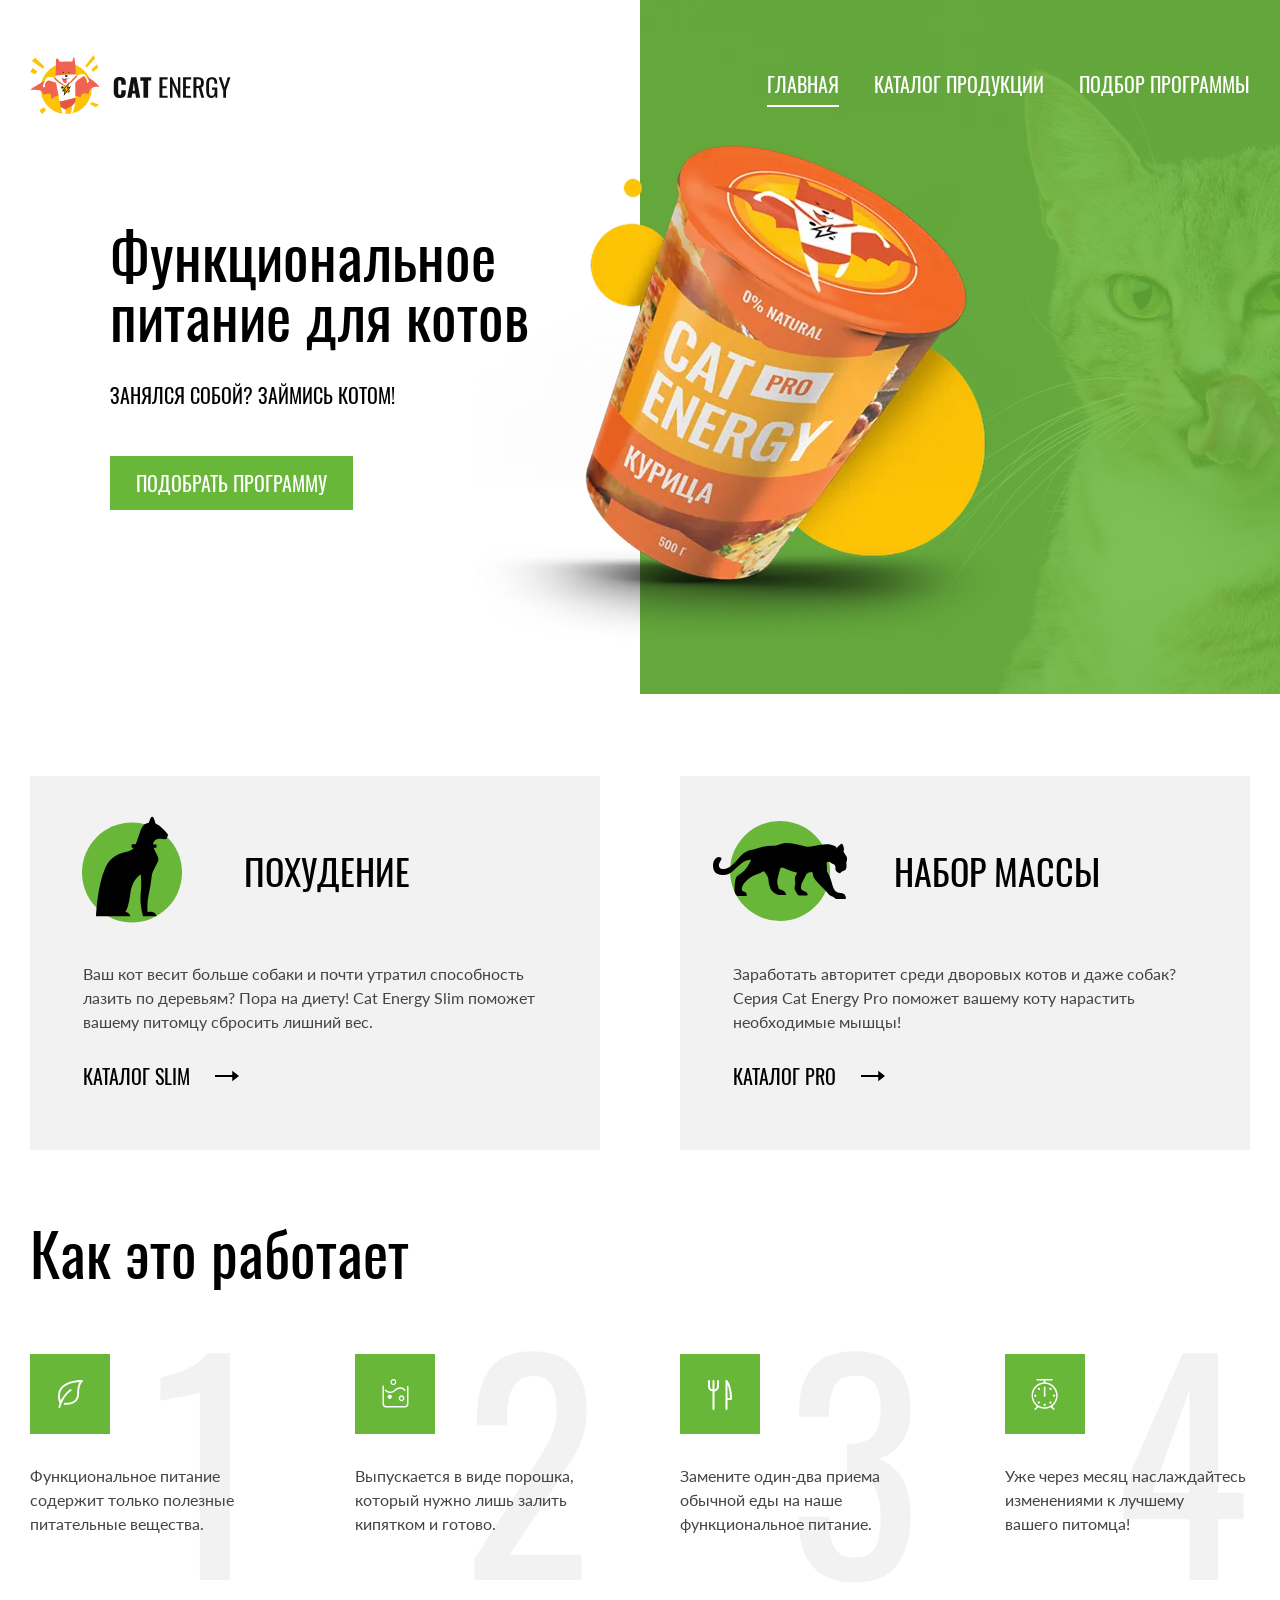
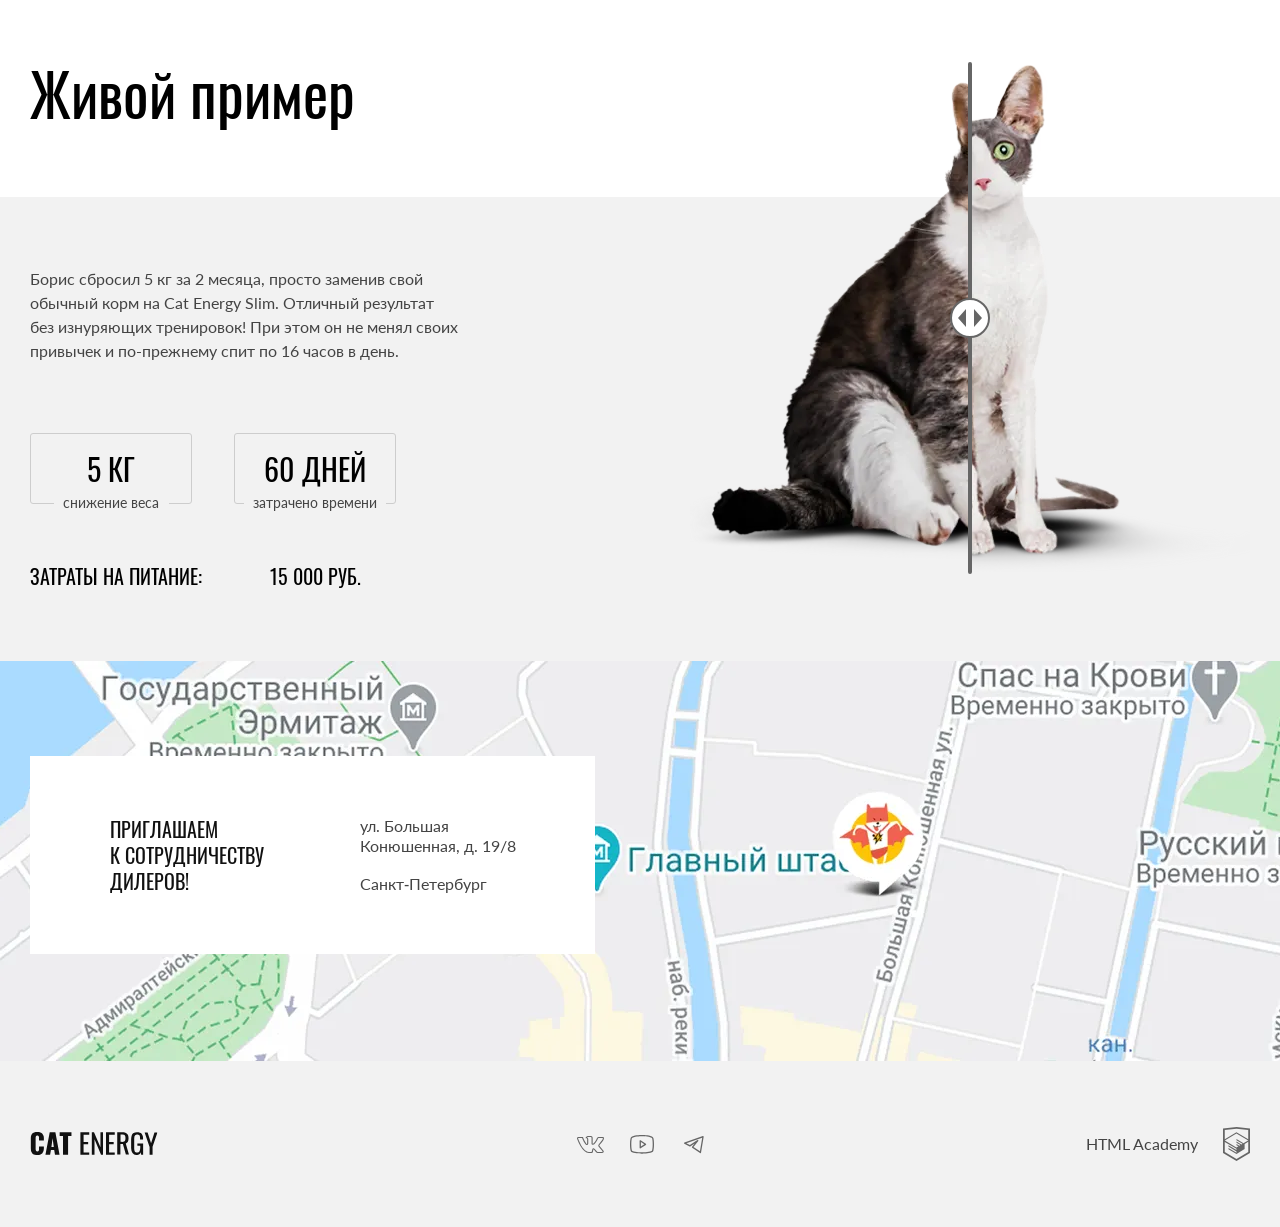
<file: index.html>
<!DOCTYPE html><html class="page" lang="ru"><head><meta charset="utf-8"><title>CAT ENERGY</title><meta name="viewport" content="width=device-width,initial-scale=1"><meta name="keywords" content="CAT ENERGY, фитнес еда для котов, здоровый кот, счастливый кот"><meta name="description" content="Интернет-магазин фитнес еды для котов"><meta property="og:url" content="https://devexlein.github.io/1750975-cat-energy-2/"><meta property="og:type" content="website"><meta property="og:title" content="CAT ENERGY - функциональное питание для котов"><meta property="og:description" content="CAT ENERGY - интернет-магазин фитнес еды для котов"><!-- preloader --><link rel="preload" href="fonts/oswald/oswald-regular.woff2" as="font" type="font/woff2" crossorigin="anonymous"><link rel="preload" href="fonts/lato/Lato-Regular.woff2" as="font" type="font/woff2" crossorigin="anonymous"><!-- favicons --><link rel="icon" href="favicon.ico"><link rel="icon" href="favicons/favicon.svg" type="image/svg+xml"><link rel="apple-touch-icon" href="favicons/favicon-180.png"><link rel="manifest" href="manifest.webmanifest"><!-- styles --><link rel="stylesheet" href="styles/styles.css"><!-- scripts --><script src="scripts/index.js" defer="defer"></script></head><body class="page__body"><!-- Шапка --><header class="page__header main-header"><a class="main-header__logo logo" href="index.html" aria-current="page"><picture><source media="(min-width: 1280px)" srcset="images/logo-image-desktop.svg" width="70" height="59" type="image/svg+xml"><source media="(min-width: 768px)" srcset="images/logo-image-tablet.svg" width="60" height="50" type="image/svg+xml"><img class="logo__image" src="images/logo-image-mobile.svg" width="33" height="38" alt="Логотип"></picture><img class="logo__text" src="images/logo-text.svg" width="101" height="18" lang="en" alt="Cat Energy"> </a><!-- Модификатор для открытого меню - opened, закрытого - closed --><!-- Если JS у пользователя выключен, модификатор - nojs --><nav class="main-header__nav main-nav main-nav--nojs"><button class="main-nav__toggle" type="button"><span class="visually-hidden">Открыть меню</span></button><ul class="main-nav__list main-nav__list--bg"><li class="main-nav__item"><a class="main-nav__link main-nav__link--current" href="#" aria-current="page">Главная</a></li><li class="main-nav__item"><a class="main-nav__link" href="catalog.html">Каталог продукции</a></li><li class="main-nav__item"><a class="main-nav__link" href="form.html">Подбор программы</a></li></ul></nav></header><!-- Главная страница сайта --><main class="page__main main-index"><h1 class="visually-hidden">Интернет-магазин фитнес еды для котиков</h1><section class="main-index__hero hero"><h2 class="hero__title section-title section-title--light">Функциональное питание для котов</h2><div class="hero__description"><p class="hero__slogan">Занялся собой? Займись котом!</p></div><picture class="hero__image-wrap"><source media="(min-width: 1260px)" srcset="images/hero/hero-image-desktop@1x.webp, images/hero/hero-image-desktop@2x.webp 2x" width="552" height="499" type="image/webp"><source media="(min-width: 768px)" srcset="images/hero/hero-image-tablet@1x.webp, images/hero/hero-image-tablet@2x.webp 2x" width="709" height="609" type="image/webp"><source srcset="images/hero/hero-image-mobile@1x.webp, images/hero/hero-image-mobile@2x.webp 2x" type="image/webp"><source media="(min-width: 1260px)" srcset="images/hero/hero-image-desktop@1x.png, images/hero/hero-image-desktop@2x.png 2x" width="552" height="499" type="image/png"><source media="(min-width: 768px)" srcset="images/hero/hero-image-tablet@1x.jpg, images/hero/hero-image-tablet@2x.jpg 2x" width="709" height="609" type="image/jpeg"><img class="hero__image" fetchpriority="high" src="images/hero/hero-image-mobile@1x.png" srcset="images/hero/hero-image-mobile@2x.png 2x" width="280" height="270" alt="Продукция Cat Energy PRO со вкусом курицы в стакане"></picture><a class="hero__link-button button" href="form.html">Подобрать программу</a></section><section class="main-index__programs programs"><h2 class="visually-hidden">Действующие программы питания</h2><ul class="programs__list"><li class="programs__item program-box program-box--slim"><h3 class="program-box__title box-title">Похудение</h3><p class="program-box__description">Ваш кот весит больше собаки и почти утратил способность лазить по деревьям? Пора на диету! <span lang="en">Cat Energy Slim</span> поможет вашему питомцу сбросить лишний вес.</p><a class="program-box__link" href="catalog.html#slim">Каталог Slim</a></li><li class="programs__item program-box program-box--pro"><h3 class="program-box__title box-title">Набор массы</h3><p class="program-box__description">Заработать авторитет среди дворовых котов и&nbsp;даже собак? Серия <span lang="en">Cat Energy Pro</span> поможет вашему коту нарастить необходимые мышцы!</p><a class="program-box__link" href="catalog.html">Каталог Pro</a></li></ul></section><section class="main-index__manual manual"><h2 class="manual__title section-title">Как это работает</h2><ol class="manual__list"><li class="manual__item quality-box quality-box--leaf"><p class="quality-box__description">Функциональное питание содержит только полезные питательные вещества.</p></li><li class="manual__item quality-box quality-box--water"><p class="quality-box__description">Выпускается в виде порошка, который нужно лишь залить кипятком и готово.</p></li><li class="manual__item quality-box quality-box--cutlery"><p class="quality-box__description">Замените один-два приема обычной еды на наше функциональное питание.</p></li><li class="manual__item quality-box quality-box--scales"><p class="quality-box__description">Уже через месяц наслаждайтесь изменениями к лучшему вашего&nbsp;питомца!</p></li></ol></section><section class="main-index__example example"><h2 class="example__title section-title">Живой пример</h2><p class="example__description">Борис сбросил 5 кг за 2 месяца, просто заменив свой обычный корм на <span lang="en">Cat Energy Slim</span>. Отличный результат без&nbsp;изнуряющих тренировок! При этом он не менял своих привычек и по-прежнему спит по 16 часов в день.</p><ul class="example__infographic infographic"><li class="infographic__item"><strong class="infographic__number">5 кг</strong> <span class="infographic__note infographic__note--short">снижение веса</span></li><li class="infographic__item"><strong class="infographic__number">60 дней</strong> <span class="infographic__note">затрачено времени</span></li></ul><p class="example__expenses">Затраты на питание: <strong class="example__sum">15 000 руб.</strong></p><div class="example__slider compare-slider"><div class="compare-slider__images-container"><picture><source media="(min-width: 768px)" srcset="images/example-slider/boris-before@1x.webp, images/example-slider/boris-before@2x.webp 2x" width="560" height="512" type="image/webp"><source srcset="images/example-slider/boris-before-mobile@1x.webp, images/example-slider/boris-before-mobile@2x.webp 2x" type="image/webp"><source media="(min-width: 768px)" srcset="images/example-slider/boris-before@1x.png, images/example-slider/boris-before@2x.png 2x" width="560" height="512" type="image/png"><img class="compare-slider__image compare-slider__image--before" src="images/example-slider/boris-before-mobile@1x.png" srcset="images/example-slider/boris-before-mobile@2x.png 2x" width="280" height="256" loading="lazy" alt="Толстый кот Борис до перехода на питание по профессиональной программе"></picture><picture><source media="(min-width: 768px)" srcset="images/example-slider/boris-after@1x.webp, images/example-slider/boris-after@2x.webp 2x" width="560" height="512" type="image/webp"><source srcset="images/example-slider/boris-after-mobile@1x.webp, images/example-slider/boris-after-mobile@2x.webp 2x" type="image/webp"><source media="(min-width: 768px)" srcset="images/example-slider/boris-after@1x.png, images/example-slider/boris-after@2x.png 2x" width="560" height="512" type="image/png"><img class="compare-slider__image" src="images/example-slider/boris-after-mobile@1x.png" srcset="images/example-slider/boris-after-mobile@2x.png 2x" width="280" height="256" loading="lazy" alt="Стройный кот Борис после перехода на питание по профессиональной программе"></picture></div><!-- Ползунок --> <label class="visually-hidden" for="slide-range">Передвигайте ползунок для показа результатов Бориса</label> <input class="compare-slider__range-handle" id="slide-range" name="slide-range" type="range" min="0" max="100" value="50" step="1"><div class="compare-slider__control"></div></div></section></main><!-- Футер --><footer class="page__footer main-footer"><section class="main-footer__address address"><h2 class="visually-hidden">Адрес офиса компании</h2><div class="address__content-wrap address__content-wrap--bg-primary"><p class="address__text">Приглашаем к&nbsp;сотрудничеству дилеров!</p><p class="address__location"><span class="address__location-street">ул.&nbsp;Большая Конюшенная,&nbsp;д.&nbsp;19/8</span> <span class="address__location-city">Санкт&#8209;Петербург</span></p></div><div class="address__map"><h2 class="visually-hidden">Как до нас добраться</h2><iframe class="address__map-iframe" src="https://www.google.com/maps/embed?pb=!1m18!1m12!1m3!1d1998.6037876728562!2d30.320472478050274!3d59.93871647491518!2m3!1f0!2f0!3f0!3m2!1i1024!2i768!4f13.1!3m3!1m2!1s0x4696310fca3de3a1%3A0xc7af30764648c6b1!2z0JHQvtC70YzRiNCw0Y8g0JrQvtC90Y7RiNC10L3QvdCw0Y8g0YPQuy4sINC0LiAxOS84LCDQodCw0L3QutGCLdCf0LXRgtC10YDQsdGD0YDQsywgMTkxMTg2!5e0!3m2!1sru!2sru!4v1766597941287!5m2!1sru!2sru" width="320" height="362" allowfullscreen title="Офис компании по адресу ул.Большая Конюшенная, 19/8, Санкт-Петербург" loading="lazy"></iframe><picture class="address__map-bg"><source media="(min-width: 1280px)" srcset="images/map/map-bg-desktop@1x.webp, images/map/map-bg-desktop@2x.webp 2x" width="1440" height="400" type="image/webp"><source media="(min-width: 540px)" srcset="images/map/map-bg-tablet@1x.webp, images/map/map-bg-tablet@2x.webp 2x" width="768" height="400" type="image/webp"><source srcset="images/map/map-bg-mobile@1x.webp, images/map/map-bg-mobile@2x.webp 2x" type="image/webp"><source media="(min-width: 1280px)" srcset="images/map/map-bg-desktop@1x.jpg, images/map/map-bg-desktop@2x.jpg 2x" width="1440" height="400" type="image/jpeg"><source media="(min-width: 540px)" srcset="images/map/map-bg-tablet@1x.jpg, images/map/map-bg-tablet@2x.jpg 2x" width="768" height="400" type="image/jpeg"><img class="address__map-image" src="images/map/map-bg-mobile@1x.jpg" srcset="images/map/map-bg-mobile@2x.jpg 2x" width="320" height="362" loading="lazy" alt="Офис компании Cat Energy на карте города"></picture></div></section><div class="main-footer__wrap"><a class="main-footer__logo logo" href="index.html" aria-current="page"><img class="main-footer__logo-text logo__text" src="images/logo-text.svg" width="128" height="24" lang="en" alt="Cat Energy"></a><ul class="main-footer__social social"><li class="social__item"><a class="social__link social__link--vk" href="https://vk.com/htmlacademy" target="_blank" rel="noreferrer noopener"><span class="visually-hidden">Перейти в социальную сеть Vkontakte</span></a></li><li class="social__item"><a class="social__link social__link--youtube" href="https://www.youtube.com/user/htmlacademyru" target="_blank" rel="noreferrer noopener"><span class="visually-hidden">Перейти в социальную сеть Youtube</span></a></li><li class="social__item"><a class="social__link social__link--telegram" href="https://t.me/htmlacademy" target="_blank" rel="noreferrer noopener"><span class="visually-hidden">Перейти в социальную сеть Telegram</span></a></li></ul><a class="main-footer__copyright copyright" href="https://htmlacademy.ru/intensive/adaptive" target="_blank" rel="noreferrer noopener" aria-label="Перейти на сайт разработчика">HTML Academy</a></div></footer></body></html>
</file>
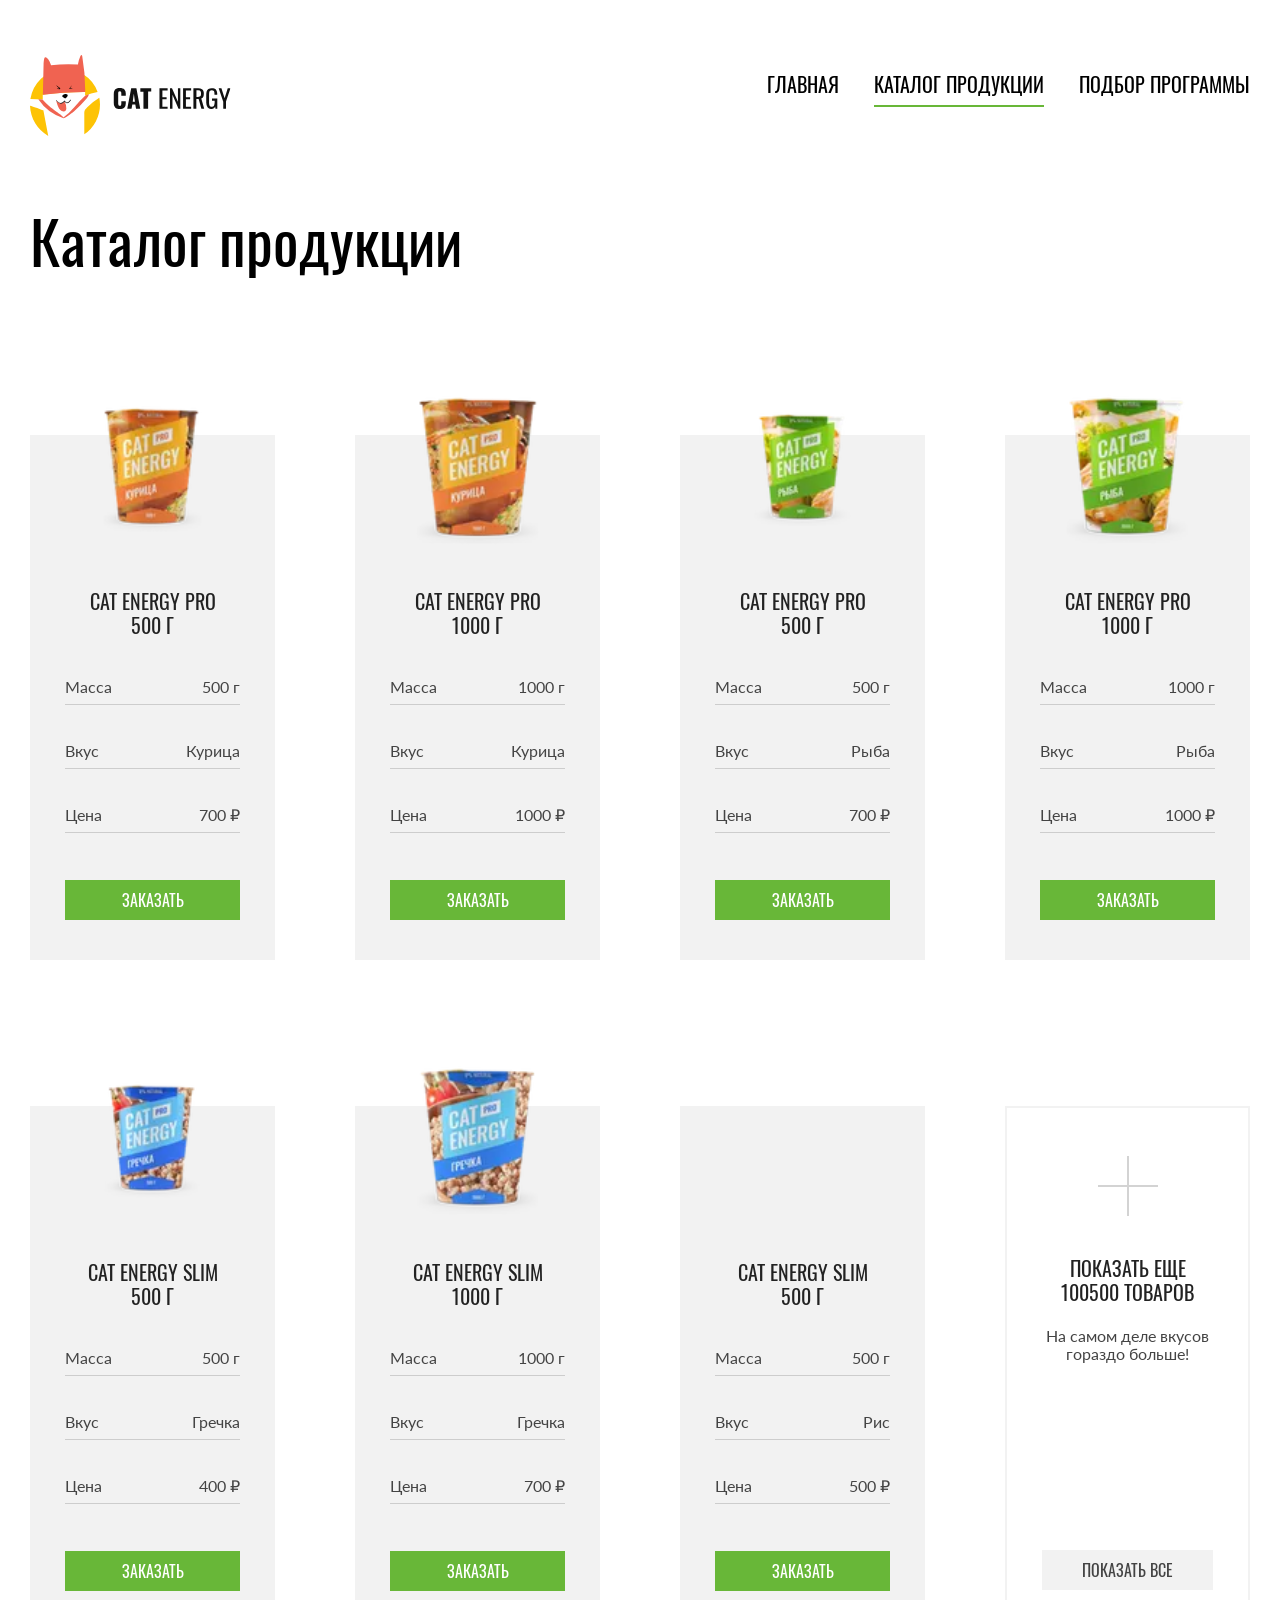
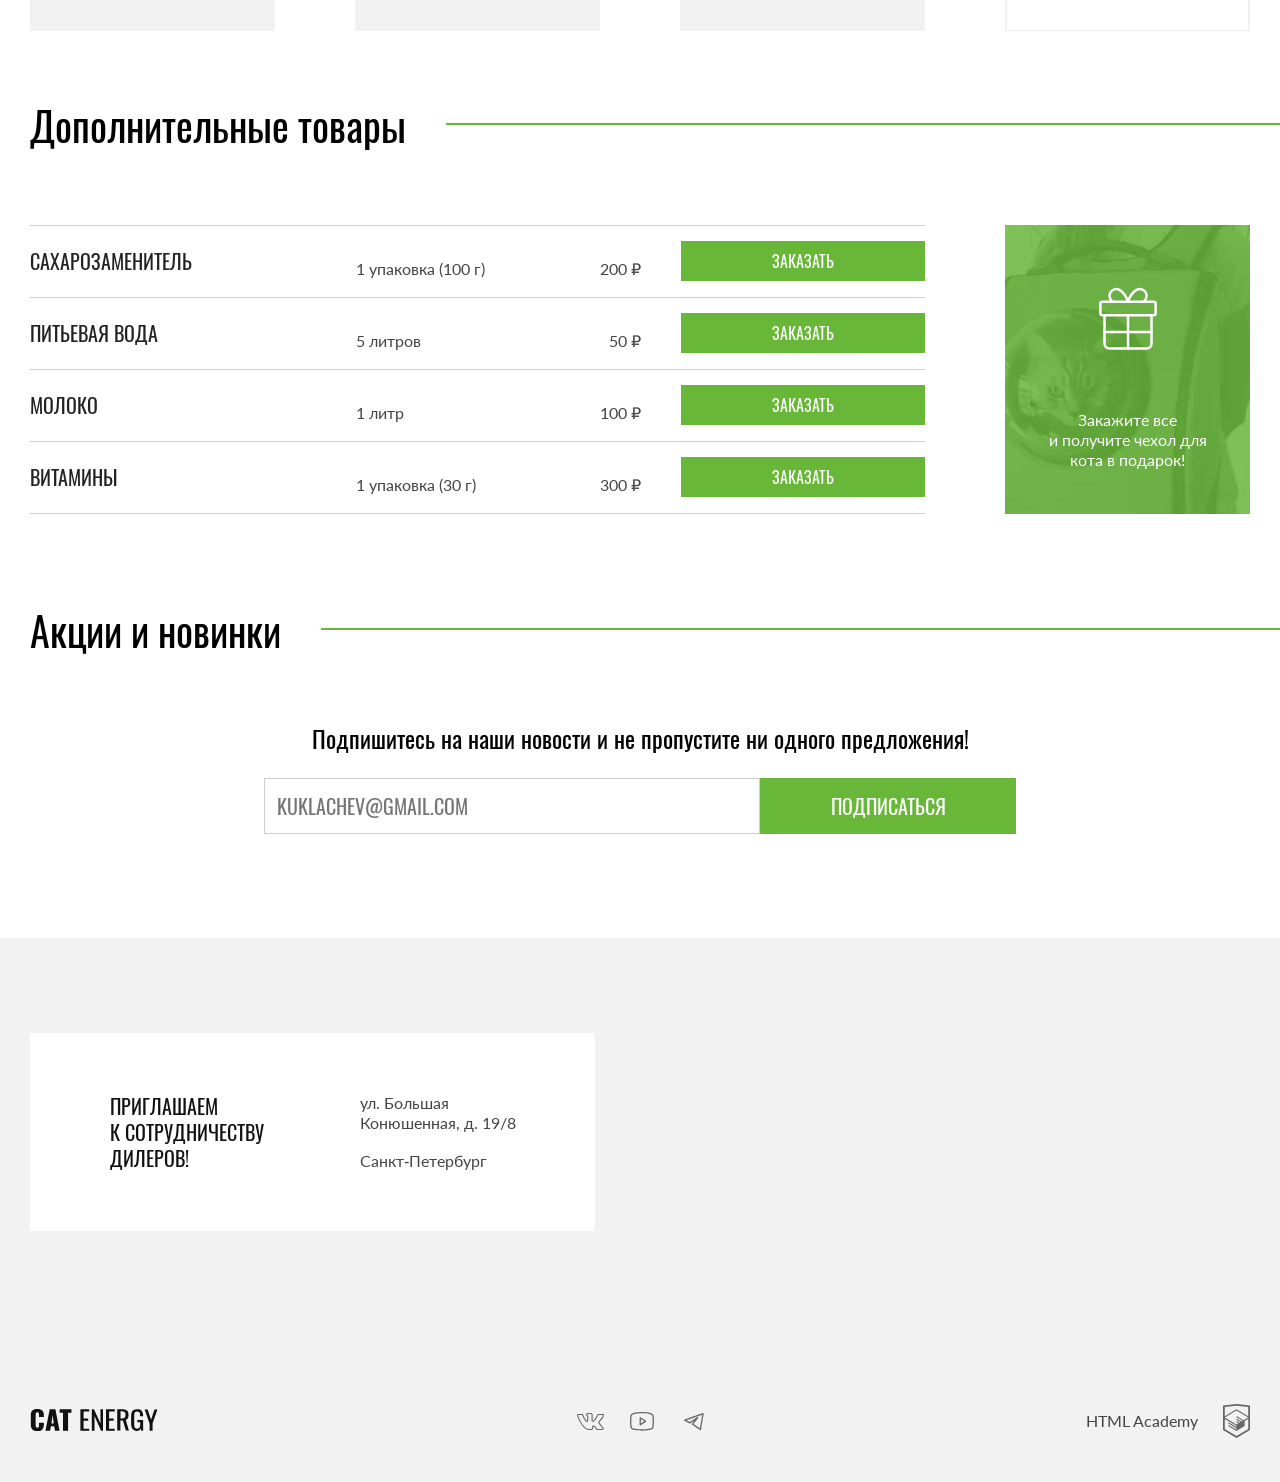
<file: catalog.html>
<!DOCTYPE html><html class="page" lang="ru"><head><meta charset="utf-8"><title>CAT ENERGY — Каталог продукции</title><meta name="viewport" content="width=device-width,initial-scale=1"><meta name="keywords" content="CAT ENERGY, фитнес еда для котов, здоровый кот, счастливый кот"><meta name="description" content="Интернет-магазин фитнес еды для котов"><meta property="og:url" content="https://devexlein.github.io/1750975-cat-energy-2/"><meta property="og:type" content="website"><meta property="og:title" content="CAT ENERGY - функциональное питание для котов"><meta property="og:description" content="CAT ENERGY - каталог интернет-магазина фитнес еды для котов"><!-- preloader --><link rel="preload" href="fonts/oswald/oswald-regular.woff2" as="font" type="font/woff2" crossorigin="anonymous"><link rel="preload" href="fonts/lato/Lato-Regular.woff2" as="font" type="font/woff2" crossorigin="anonymous"><!-- favicons --><link rel="icon" href="favicon.ico"><link rel="icon" href="favicons/favicon.svg" type="image/svg+xml"><link rel="apple-touch-icon" href="favicons/favicon-180.png"><link rel="manifest" href="manifest.webmanifest"><!-- styles --><link rel="stylesheet" href="styles/styles.css"><!-- scripts --><script src="scripts/index.js" defer="defer"></script></head><body class="page__body"><!-- Шапка --><header class="page__header main-header"><a class="main-header__logo logo" href="index.html"><picture><source media="(min-width: 1280px)" srcset="images/logo-image-desktop.svg" width="70" height="59" type="image/svg+xml"><source media="(min-width: 768px)" srcset="images/logo-image-tablet.svg" width="60" height="50" type="image/svg+xml"><img class="logo__image" src="images/logo-image-mobile.svg" width="33" height="38" alt="Логотип"></picture><img class="logo__text" src="images/logo-text.svg" width="101" height="18" lang="en" alt="Cat Energy"> </a><!-- Модификатор для открытого меню - opened, закрытого - closed --><!-- Если JS у пользователя выключен, модификатор - nojs --><nav class="main-header__nav main-nav main-nav--nojs"><button class="main-nav__toggle" type="button"><span class="visually-hidden">Открыть меню</span></button><ul class="main-nav__list"><li class="main-nav__item"><a class="main-nav__link" href="index.html">Главная</a></li><li class="main-nav__item"><a class="main-nav__link main-nav__link--current" href="#" aria-current="page">Каталог продукции</a></li><li class="main-nav__item"><a class="main-nav__link" href="form.html">Подбор программы</a></li></ul></nav></header><!-- Каталог магазина --><main class="page__main catalog"><h1 class="catalog__title section-title">Каталог продукции</h1><!-- Каталог основной продукции --><section class="catalog__main-content main-catalog"><h2 class="visually-hidden">Список основной продукции</h2><ul class="main-catalog__list"><li class="main-catalog__item product"><a class="product__title-link" href="#" tabindex="-1"><h3 class="product__title" lang="en">Cat Energy PRO 500&nbsp;г</h3></a><a class="product__image-link" href="#"><picture><source media="(min-width: 768px)" srcset="images/catalog/pro-chicken-small@1x.webp, images/catalog/pro-chicken-small@2x.webp 2x" width="200" height="210" type="image/webp"><source srcset="images/catalog/pro-chicken-small-mobile@1x.webp, images/catalog/pro-chicken-small-mobile@2x.webp 2x" type="image/webp"><source media="(min-width: 768px)" srcset="images/catalog/pro-chicken-small@1x.png, images/catalog/pro-chicken-small@2x.png 2x" width="200" height="210" type="image/png"><img class="product__image" fetchpriority="high" src="images/catalog/pro-chicken-small-mobile@1x.png" srcset="images/catalog/pro-chicken-small-mobile@2x.png 2x" width="140" height="107" alt="Продукция Cat Energy PRO со вкусом курицы в стакане, вес 500 г"></picture></a><div class="product__specification-wrap"><dl class="product__specification"><dt class="product__specification-note">Масса</dt><dd class="product__specification-value">500&nbsp;г</dd></dl><dl class="product__specification"><dt class="product__specification-note">Вкус</dt><dd class="product__specification-value">Курица</dd></dl><dl class="product__specification"><dt class="product__specification-note">Цена</dt><dd class="product__specification-value">700&nbsp;₽</dd></dl></div><a class="product__order button" href="#">Заказать</a></li><li class="main-catalog__item product"><a class="product__title-link" href="#" tabindex="-1"><h3 class="product__title" lang="en">Cat Energy PRO 1000&nbsp;г</h3></a><a class="product__image-link" href="#"><picture><source media="(min-width: 768px)" srcset="images/catalog/pro-chicken-big@1x.webp, images/catalog/pro-chicken-big@2x.webp 2x" width="200" height="210" type="image/webp"><source srcset="images/catalog/pro-chicken-big-mobile@1x.webp, images/catalog/pro-chicken-big-mobile@2x.webp 2x" type="image/webp"><source media="(min-width: 768px)" srcset="images/catalog/pro-chicken-big@1x.png, images/catalog/pro-chicken-big@2x.png 2x" width="200" height="210" type="image/png"><img class="product__image" fetchpriority="high" src="images/catalog/pro-chicken-big-mobile@1x.png" srcset="images/catalog/pro-chicken-big-mobile@2x.png 2x" width="140" height="107" alt="Продукция Cat Energy PRO со вкусом курицы в стакане, вес 1000 г"></picture></a><div class="product__specification-wrap"><dl class="product__specification"><dt class="product__specification-note">Масса</dt><dd class="product__specification-value">1000&nbsp;г</dd></dl><dl class="product__specification"><dt class="product__specification-note">Вкус</dt><dd class="product__specification-value">Курица</dd></dl><dl class="product__specification"><dt class="product__specification-note">Цена</dt><dd class="product__specification-value">1000&nbsp;₽</dd></dl></div><a class="product__order button" href="#">Заказать</a></li><li class="main-catalog__item product"><a class="product__title-link" href="#" tabindex="-1"><h3 class="product__title" lang="en">Cat Energy PRO 500&nbsp;г</h3></a><a class="product__image-link" href="#"><picture><source media="(min-width: 768px)" srcset="images/catalog/pro-fish-small@1x.webp, images/catalog/pro-fish-small@2x.webp 2x" width="200" height="210" type="image/webp"><source srcset="images/catalog/pro-fish-small-mobile@1x.webp, images/catalog/pro-fish-small-mobile@2x.webp 2x" type="image/webp"><source media="(min-width: 768px)" srcset="images/catalog/pro-fish-small@1x.png, images/catalog/pro-fish-small@2x.png 2x" width="200" height="210" type="image/png"><img class="product__image" fetchpriority="high" src="images/catalog/pro-fish-small-mobile@1x.png" srcset="images/catalog/pro-fish-small-mobile@2x.png 2x" width="140" height="107" alt="Продукция Cat Energy PRO со вкусом рыбы в стакане, вес 500 г"></picture></a><div class="product__specification-wrap"><dl class="product__specification"><dt class="product__specification-note">Масса</dt><dd class="product__specification-value">500&nbsp;г</dd></dl><dl class="product__specification"><dt class="product__specification-note">Вкус</dt><dd class="product__specification-value">Рыба</dd></dl><dl class="product__specification"><dt class="product__specification-note">Цена</dt><dd class="product__specification-value">700&nbsp;₽</dd></dl></div><a class="product__order button" href="#">Заказать</a></li><li class="main-catalog__item product"><a class="product__title-link" href="#" tabindex="-1"><h3 class="product__title" lang="en">Cat Energy PRO 1000&nbsp;г</h3></a><a class="product__image-link" href="#"><picture><source media="(min-width: 768px)" srcset="images/catalog/pro-fish-big@1x.webp, images/catalog/pro-fish-big@2x.webp 2x" width="200" height="210" type="image/webp"><source srcset="images/catalog/pro-fish-big-mobile@1x.webp, images/catalog/pro-fish-big-mobile@2x.webp 2x" type="image/webp"><source media="(min-width: 768px)" srcset="images/catalog/pro-fish-big@1x.png, images/catalog/pro-fish-big@2x.png 2x" width="200" height="210" type="image/png"><img class="product__image" fetchpriority="high" src="images/catalog/pro-fish-big-mobile@1x.png" srcset="images/catalog/pro-fish-big-mobile@2x.png 2x" width="140" height="107" alt="Продукция Cat Energy PRO со вкусом рыбы в стакане, вес 1000 г"></picture></a><div class="product__specification-wrap"><dl class="product__specification"><dt class="product__specification-note">Масса</dt><dd class="product__specification-value">1000&nbsp;г</dd></dl><dl class="product__specification"><dt class="product__specification-note">Вкус</dt><dd class="product__specification-value">Рыба</dd></dl><dl class="product__specification"><dt class="product__specification-note">Цена</dt><dd class="product__specification-value">1000&nbsp;₽</dd></dl></div><a class="product__order button" href="#">Заказать</a></li><li class="main-catalog__item product"><a class="product__title-link" href="#" tabindex="-1"><h3 class="product__title" id="slim" lang="en">Cat Energy SLIM 500&nbsp;г</h3></a><a class="product__image-link" href="#"><picture><source media="(min-width: 768px)" srcset="images/catalog/slim-buckwheat-small@1x.webp, images/catalog/slim-buckwheat-small@2x.webp 2x" width="200" height="210" type="image/webp"><source srcset="images/catalog/slim-buckwheat-small-mobile@1x.webp, images/catalog/slim-buckwheat-small-mobile@2x.webp 2x" type="image/webp"><source media="(min-width: 768px)" srcset="images/catalog/slim-buckwheat-small@1x.png, images/catalog/slim-buckwheat-small@2x.png 2x" width="200" height="210" type="image/png"><img class="product__image" src="images/catalog/slim-buckwheat-small-mobile@1x.png" srcset="images/catalog/slim-buckwheat-small-mobile@2x.png 2x" width="140" height="107" alt="Продукция Cat Energy SLIM со вкусом гречки в стакане, вес 500 г"></picture></a><div class="product__specification-wrap"><dl class="product__specification"><dt class="product__specification-note">Масса</dt><dd class="product__specification-value">500&nbsp;г</dd></dl><dl class="product__specification"><dt class="product__specification-note">Вкус</dt><dd class="product__specification-value">Гречка</dd></dl><dl class="product__specification"><dt class="product__specification-note">Цена</dt><dd class="product__specification-value">400&nbsp;₽</dd></dl></div><a class="product__order button" href="#">Заказать</a></li><li class="main-catalog__item product"><a class="product__title-link" href="#" tabindex="-1"><h3 class="product__title" lang="en">Cat Energy SLIM 1000&nbsp;г</h3></a><a class="product__image-link" href="#"><picture><source media="(min-width: 768px)" srcset="images/catalog/slim-buckwheat-big@1x.webp, images/catalog/slim-buckwheat-big@2x.webp 2x" width="200" height="210" type="image/webp"><source srcset="images/catalog/slim-buckwheat-big-mobile@1x.webp, images/catalog/slim-buckwheat-big-mobile@2x.webp 2x" type="image/webp"><source media="(min-width: 768px)" srcset="images/catalog/slim-buckwheat-big@1x.png, images/catalog/slim-buckwheat-big@2x.png 2x" width="200" height="210" type="image/png"><img class="product__image" src="images/catalog/slim-buckwheat-big-mobile@1x.png" srcset="images/catalog/slim-buckwheat-big-mobile@2x.png 2x" width="140" height="107" alt="Продукция Cat Energy SLIM со вкусом гречки в стакане, вес 1000 г"></picture></a><div class="product__specification-wrap"><dl class="product__specification"><dt class="product__specification-note">Масса</dt><dd class="product__specification-value">1000&nbsp;г</dd></dl><dl class="product__specification"><dt class="product__specification-note">Вкус</dt><dd class="product__specification-value">Гречка</dd></dl><dl class="product__specification"><dt class="product__specification-note">Цена</dt><dd class="product__specification-value">700&nbsp;₽</dd></dl></div><a class="product__order button" href="#">Заказать</a></li><li class="main-catalog__item product"><a class="product__title-link" href="#" tabindex="-1"><h3 class="product__title" lang="en">Cat Energy SLIM 500&nbsp;г</h3></a><a class="product__image-link" href="#"><picture><source media="(min-width: 768px)" srcset="images/catalog/slim-rice-small@1x.webp, images/catalog/slim-rice-small@2x.webp 2x" width="200" height="210" type="image/webp"><source srcset="images/catalog/slim-rice-small-mobile@1x.webp, images/catalog/slim-rice-small-mobile@2x.webp 2x" type="image/webp"><source media="(min-width: 768px)" srcset="images/catalog/slim-rice-small@1x.png, images/catalog/slim-rice-small@2x.png 2x" width="200" height="210" type="image/png"><img class="product__image" src="images/catalog/slim-rice-small-mobile@1x.png" srcset="images/catalog/slim-rice-small-mobile@2x.png 2x" width="140" height="107" alt="Продукция Cat Energy SLIM со вкусом риса в стакане, вес 500 г"></picture></a><div class="product__specification-wrap"><dl class="product__specification"><dt class="product__specification-note">Масса</dt><dd class="product__specification-value">500&nbsp;г</dd></dl><dl class="product__specification"><dt class="product__specification-note">Вкус</dt><dd class="product__specification-value">Рис</dd></dl><dl class="product__specification"><dt class="product__specification-note">Цена</dt><dd class="product__specification-value">500&nbsp;₽</dd></dl></div><a class="product__order button" href="#">Заказать</a></li><li class="main-catalog__item main-catalog__item--more product product--show-more"><h3 class="product__title">Показать еще 100500 товаров</h3><div class="product__specification-wrap"><p class="product__description">На самом деле вкусов гораздо больше!</p></div><a class="product__button button button--secondary" href="#">Показать все</a></li></ul></section><!-- Секция дополнительных товаров --><section class="catalog__additional-content additional-catalog"><h2 class="additional-catalog__title section-subtitle">Дополнительные товары</h2><div class="additional-catalog__content"><ul class="additional-catalog__list"><li class="additional-catalog__item additional-product"><h3 class="additional-product__title">Сахарозаменитель</h3><dl class="additional-product__params"><dt class="additional-product__unit">1 упаковка (100 г)</dt><dd class="additional-product__price">200&nbsp;₽</dd></dl><a class="additional-product__order button" href="#">Заказать</a></li><li class="additional-catalog__item additional-product"><h3 class="additional-product__title">Питьевая вода</h3><dl class="additional-product__params"><dt class="additional-product__unit">5 литров</dt><dd class="additional-product__price">50&nbsp;₽</dd></dl><a class="additional-product__order button" href="#">Заказать</a></li><li class="additional-catalog__item additional-product"><h3 class="additional-product__title">Молоко</h3><dl class="additional-product__params"><dt class="additional-product__unit">1 литр</dt><dd class="additional-product__price">100&nbsp;₽</dd></dl><a class="additional-product__order button" href="#">Заказать</a></li><li class="additional-catalog__item additional-product"><h3 class="additional-product__title">Витамины</h3><dl class="additional-product__params"><dt class="additional-product__unit">1 упаковка (30 г)</dt><dd class="additional-product__price">300&nbsp;₽</dd></dl><a class="additional-product__order button" href="#">Заказать</a></li></ul><div class="additional-catalog__promo">Закажите все и&nbsp;получите&nbsp;чехол для кота в подарок!</div></div></section><!-- Форма подписки на рассылку --><section class="catalog__newsletter newsletter"><h2 class="newsletter__title section-subtitle">Акции и новинки</h2><p class="newsletter__description">Подпишитесь на наши новости и не пропустите ни одного предложения!</p><form class="newsletter__form" action="https://echo.htmlacademy.ru" method="post"><label class="visually-hidden" for="newsletter-email">Укажите ваш email</label><!-- Если поле заполнено неверно, добавить к field-input модификатор invalid --> <input class="newsletter__input field-input" id="newsletter-email" type="email" name="newsletter-email" placeholder="kuklachev@gmail.com" required> <button class="newsletter__button button" type="submit">Подписаться</button></form></section></main><!-- Футер --><footer class="page__footer main-footer"><section class="main-footer__address address"><h2 class="visually-hidden">Адрес магазина</h2><div class="address__content-wrap"><p class="address__text">Приглашаем к&nbsp;сотрудничеству дилеров!</p><p class="address__location"><span class="address__location-street">ул.&nbsp;Большая Конюшенная, д.&nbsp;19/8</span> <span class="address__location-city">Санкт&#8209;Петербург</span></p></div><div class="address__map"><h2 class="visually-hidden">Как до нас добраться</h2><iframe class="address__map-iframe" src="https://www.google.com/maps/embed?pb=!1m18!1m12!1m3!1d1998.6037876728562!2d30.320472478050274!3d59.93871647491518!2m3!1f0!2f0!3f0!3m2!1i1024!2i768!4f13.1!3m3!1m2!1s0x4696310fca3de3a1%3A0xc7af30764648c6b1!2z0JHQvtC70YzRiNCw0Y8g0JrQvtC90Y7RiNC10L3QvdCw0Y8g0YPQuy4sINC0LiAxOS84LCDQodCw0L3QutGCLdCf0LXRgtC10YDQsdGD0YDQsywgMTkxMTg2!5e0!3m2!1sru!2sru!4v1766597941287!5m2!1sru!2sru" width="320" height="362" allowfullscreen title="Офис компании по адресу ул.Большая Конюшенная, 19/8, Санкт-Петербург" loading="lazy"></iframe><picture class="address__map-bg"><source media="(min-width: 1280px)" srcset="images/map/map-bg-desktop@1x.webp, images/map/map-bg-desktop@2x.webp 2x" width="1440" height="400" type="image/webp"><source media="(min-width: 540px)" srcset="images/map/map-bg-tablet@1x.webp, images/map/map-bg-tablet@2x.webp 2x" width="768" height="400" type="image/webp"><source srcset="images/map/map-bg-mobile@1x.webp, images/map/map-bg-mobile@2x.webp 2x" type="image/webp"><source media="(min-width: 1280px)" srcset="images/map/map-bg-desktop@1x.jpg, images/map/map-bg-desktop@2x.jpg 2x" width="1440" height="400" type="image/jpeg"><source media="(min-width: 540px)" srcset="images/map/map-bg-tablet@1x.jpg, images/map/map-bg-tablet@2x.jpg 2x" width="768" height="400" type="image/jpeg"><img class="address__map-image" src="images/map/map-bg-mobile@1x.jpg" srcset="images/map/map-bg-mobile@2x.jpg 2x" width="320" height="362" loading="lazy" alt="Офис компании Cat Energy на карте города"></picture></div></section><div class="main-footer__wrap"><a class="main-footer__logo logo" href="index.html"><img class="main-footer__logo-text logo__text" src="images/logo-text.svg" width="128" height="24" lang="en" alt="Cat Energy"></a><ul class="main-footer__social social"><li class="social__item"><a class="social__link social__link--vk" href="https://vk.com/htmlacademy" target="_blank" rel="noreferrer noopener"><span class="visually-hidden">Перейти в социальную сеть Vkontakte</span></a></li><li class="social__item"><a class="social__link social__link--youtube" href="https://www.youtube.com/user/htmlacademyru" target="_blank" rel="noreferrer noopener"><span class="visually-hidden">Перейти в социальную сеть Youtube</span></a></li><li class="social__item"><a class="social__link social__link--telegram" href="https://t.me/htmlacademy" target="_blank" rel="noreferrer noopener"><span class="visually-hidden">Перейти в социальную сеть Telegram</span></a></li></ul><a class="main-footer__copyright copyright" href="https://htmlacademy.ru/intensive/adaptive" target="_blank" rel="noreferrer noopener" aria-label="Перейти на сайт разработчика">HTML Academy</a></div></footer></body></html>
</file>
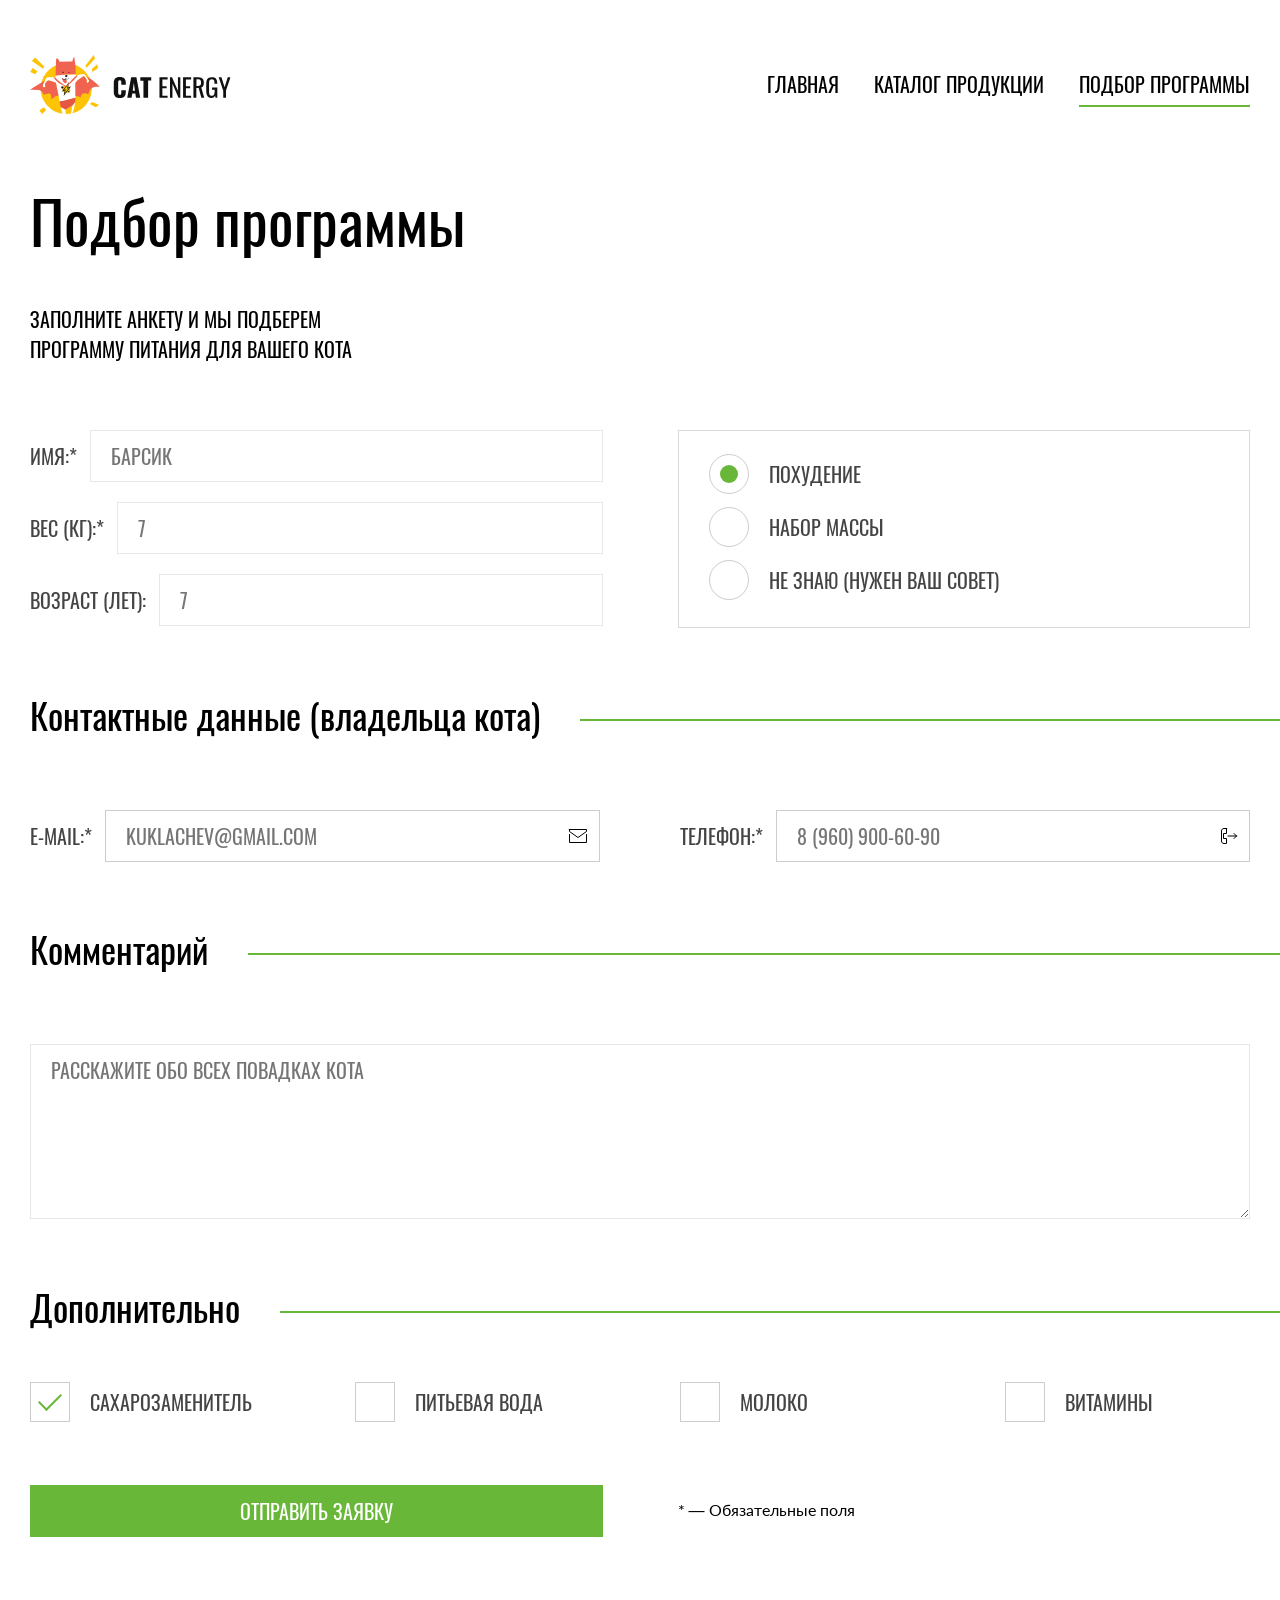
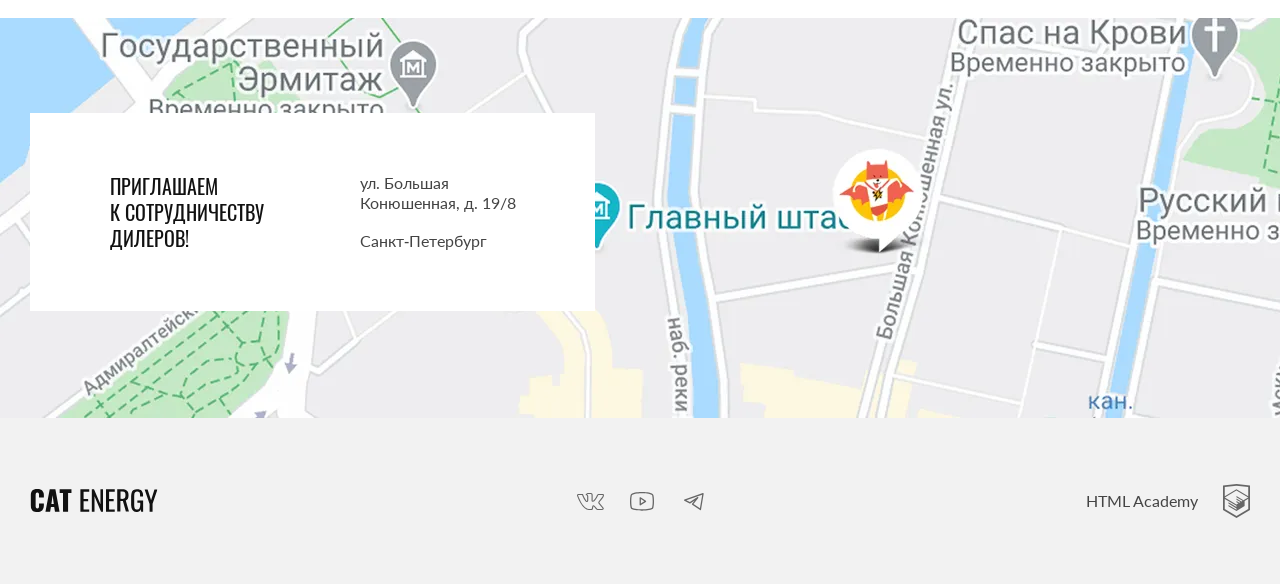
<file: form.html>
<!DOCTYPE html><html class="page" lang="ru"><head><meta charset="utf-8"><title>CAT ENERGY — Подбор программы</title><meta name="viewport" content="width=device-width,initial-scale=1"><meta name="keywords" content="CAT ENERGY, фитнес еда для котов, здоровый кот, счастливый кот"><meta name="description" content="Интернет-магазин фитнес еды для котов"><meta property="og:url" content="https://devexlein.github.io/1750975-cat-energy-2/"><meta property="og:type" content="website"><meta property="og:title" content="CAT ENERGY - функциональное питание для котов"><meta property="og:description" content="CAT ENERGY - подбор программы для вашего питомца"><!-- preloader --><link rel="preload" href="fonts/oswald/oswald-regular.woff2" as="font" type="font/woff2" crossorigin="anonymous"><link rel="preload" href="fonts/lato/Lato-Regular.woff2" as="font" type="font/woff2" crossorigin="anonymous"><!-- favicons --><link rel="icon" href="favicon.ico"><link rel="icon" href="favicons/favicon.svg" type="image/svg+xml"><link rel="apple-touch-icon" href="favicons/favicon-180.png"><link rel="manifest" href="manifest.webmanifest"><!-- styles --><link rel="stylesheet" href="styles/styles.css"><!-- scripts --><script src="scripts/index.js" defer="defer"></script></head><body class="page__body"><!-- Шапка --><header class="page__header main-header"><a class="main-header__logo logo" href="index.html"><picture><source media="(min-width: 1280px)" srcset="images/logo-image-desktop.svg" width="70" height="59" type="image/svg+xml"><source media="(min-width: 768px)" srcset="images/logo-image-tablet.svg" width="60" height="50" type="image/svg+xml"><img class="logo__image" src="images/logo-image-mobile.svg" width="33" height="38" alt="Логотип"></picture><img class="logo__text" src="images/logo-text.svg" width="101" height="18" lang="en" alt="Cat Energy"> </a><!-- Модификатор для открытого меню - opened, закрытого - closed --><!-- Если JS у пользователя выключен, модификатор - nojs --><nav class="main-header__nav main-nav main-nav--nojs"><button class="main-nav__toggle" type="button"><span class="visually-hidden">Открыть меню</span></button><ul class="main-nav__list"><li class="main-nav__item"><a class="main-nav__link" href="index.html">Главная</a></li><li class="main-nav__item"><a class="main-nav__link" href="catalog.html">Каталог продукции</a></li><li class="main-nav__item"><a class="main-nav__link main-nav__link--current" href="#" aria-current="page">Подбор программы</a></li></ul></nav></header><!-- Главная страница сайта --><main class="page__main program-selection"><h1 class="program-selection__title section-title">Подбор программы</h1><p class="program-selection__description">Заполните анкету и мы подберем программу питания для вашего кота</p><form class="program-selection__form form" action="https://echo.htmlacademy.ru" method="post"><fieldset class="form__group"><legend class="visually-hidden">Заполните данные вашего питомца</legend><ul class="form__group-list"><li class="form__group-item"><label class="form__label field-label" for="cat-name">ИМЯ:*</label> <input class="form__input field-input" id="cat-name" type="text" name="cat-name" placeholder="Барсик" required></li><li class="form__group-item"><label class="form__label field-label" for="cat-weight">Вес (кг):*</label> <input class="form__input field-input" id="cat-weight" type="number" name="cat-weight" placeholder="7" required></li><li class="form__group-item"><label class="form__label field-label" for="cat-age">Возраст (лет):</label> <input class="form__input field-input" id="cat-age" type="number" name="cat-age" placeholder="7"></li></ul></fieldset><fieldset class="form__group form__group--border"><legend class="visually-hidden">Выберите направление программы для вашего питомца</legend><ul class="form__group-list"><li class="form__group-item"><label class="form__control-label field-label" for="program-slim">Похудение</label> <input class="form__control-input control-input" id="program-slim" type="radio" name="type-of-program" value="slim" checked="checked"></li><li class="form__group-item"><label class="form__control-label field-label" for="program-pro">Набор массы</label> <input class="form__control-input control-input" id="program-pro" type="radio" name="type-of-program" value="pro"></li><li class="form__group-item"><label class="form__control-label field-label" for="advice">Не знаю (нужен ваш совет)</label> <input class="form__control-input control-input" id="advice" type="radio" name="type-of-program" value="advice"></li></ul></fieldset><fieldset class="form__group"><legend class="form__group-title section-subtitle--short section-subtitle">Контактные данные (владельца кота)</legend><ul class="form__group-list"><li class="form__group-item form__group-item--img-email"><label class="form__label field-label" for="cat-owner-email">E-mail:*</label><!-- Если поле заполнено неверно, добавить к field-input модификатор invalid --> <input class="form__input field-input" id="cat-owner-email" type="email" name="cat-owner-email" placeholder="kuklachev@gmail.com" required></li><li class="form__group-item form__group-item--img-phone"><label class="form__label field-label" for="cat-owner-phone">Телефон:*</label> <input class="form__input field-input" id="cat-owner-phone" type="tel" name="cat-owner-phone" placeholder="8 (960) 900-60-90" required></li></ul></fieldset><fieldset class="form__group"><legend class="form__group-title section-subtitle">Комментарий</legend><label class="visually-hidden" for="comment">Заполните важную информацию о вашем питомце, которая не нашла отражения выше</label> <textarea class="form__comment-field field-input" id="comment" name="comment" placeholder="Расскажите обо всех повадках кота"></textarea></fieldset><fieldset class="form__group"><legend class="form__group-title section-subtitle">Дополнительно</legend><ul class="form__group-list"><li class="form__group-item"><label class="form__control-label field-label" for="sweetener">Сахарозаменитель</label> <input class="form__control-input control-input" id="sweetener" type="checkbox" name="sweetener" checked="checked"></li><li class="form__group-item"><label class="form__control-label field-label" for="drinking-water">Питьевая вода</label> <input class="form__control-input control-input" id="drinking-water" type="checkbox" name="drinking-water"></li><li class="form__group-item"><label class="form__control-label field-label" for="milk">Молоко</label> <input class="form__control-input control-input" id="milk" type="checkbox" name="milk"></li><li class="form__group-item"><label class="form__control-label field-label" for="vitamins">Витамины</label> <input class="form__control-input control-input" id="vitamins" type="checkbox" name="vitamins" value="advice"></li></ul></fieldset><button class="form__button button" type="submit">Отправить заявку</button><p class="form__note">* — Обязательные поля</p></form></main><!-- Футер --><footer class="page__footer main-footer"><section class="main-footer__address address"><h2 class="visually-hidden">Адрес офиса компании</h2><div class="address__content-wrap"><p class="address__text">Приглашаем к&nbsp;сотрудничеству дилеров!</p><p class="address__location"><span class="address__location-street">ул.&nbsp;Большая Конюшенная,&nbsp;д.&nbsp;19/8</span> <span class="address__location-city">Санкт&#8209;Петербург</span></p></div><div class="address__map"><h2 class="visually-hidden">Как до нас добраться</h2><iframe class="address__map-iframe" src="https://www.google.com/maps/embed?pb=!1m18!1m12!1m3!1d1998.6037876728562!2d30.320472478050274!3d59.93871647491518!2m3!1f0!2f0!3f0!3m2!1i1024!2i768!4f13.1!3m3!1m2!1s0x4696310fca3de3a1%3A0xc7af30764648c6b1!2z0JHQvtC70YzRiNCw0Y8g0JrQvtC90Y7RiNC10L3QvdCw0Y8g0YPQuy4sINC0LiAxOS84LCDQodCw0L3QutGCLdCf0LXRgtC10YDQsdGD0YDQsywgMTkxMTg2!5e0!3m2!1sru!2sru!4v1766597941287!5m2!1sru!2sru" width="320" height="362" allowfullscreen title="Офис компании по адресу ул.Большая Конюшенная, 19/8, Санкт-Петербург" loading="lazy"></iframe><picture class="address__map-bg"><source media="(min-width: 1280px)" srcset="images/map/map-bg-desktop@1x.webp, images/map/map-bg-desktop@2x.webp 2x" width="1440" height="400" type="image/webp"><source media="(min-width: 540px)" srcset="images/map/map-bg-tablet@1x.webp, images/map/map-bg-tablet@2x.webp 2x" width="768" height="400" type="image/webp"><source srcset="images/map/map-bg-mobile@1x.webp, images/map/map-bg-mobile@2x.webp 2x" type="image/webp"><source media="(min-width: 1280px)" srcset="images/map/map-bg-desktop@1x.jpg, images/map/map-bg-desktop@2x.jpg 2x" width="1440" height="400" type="image/jpeg"><source media="(min-width: 540px)" srcset="images/map/map-bg-tablet@1x.jpg, images/map/map-bg-tablet@2x.jpg 2x" width="768" height="400" type="image/jpeg"><img class="address__map-image" src="images/map/map-bg-mobile@1x.jpg" srcset="images/map/map-bg-mobile@2x.jpg 2x" width="320" height="362" loading="lazy" alt="Офис компании Cat Energy на карте города"></picture></div></section><div class="main-footer__wrap"><a class="main-footer__logo logo" href="index.html"><img class="main-footer__logo-text logo__text" src="images/logo-text.svg" width="128" height="24" lang="en" alt="Cat Energy"></a><ul class="main-footer__social social"><li class="social__item"><a class="social__link social__link--vk" href="https://vk.com/htmlacademy" target="_blank" rel="noreferrer noopener"><span class="visually-hidden">Перейти в социальную сеть Vkontakte</span></a></li><li class="social__item"><a class="social__link social__link--youtube" href="https://www.youtube.com/user/htmlacademyru" target="_blank" rel="noreferrer noopener"><span class="visually-hidden">Перейти в социальную сеть Youtube</span></a></li><li class="social__item"><a class="social__link social__link--telegram" href="https://t.me/htmlacademy" target="_blank" rel="noreferrer noopener"><span class="visually-hidden">Перейти в социальную сеть Telegram</span></a></li></ul><a class="main-footer__copyright copyright" href="https://htmlacademy.ru/intensive/adaptive" target="_blank" rel="noreferrer noopener" aria-label="Перейти на сайт разработчика">HTML Academy</a></div></footer></body></html>
</file>
<file: styles/styles.css>
@font-face{font-family:Lato;font-weight:400;font-style:normal;font-display:swap;src:local(Lato),url(../fonts/lato/Lato-Regular.woff2)format("woff2"),url(../fonts/lato/Lato-Regular.woff)format("woff")}@font-face{font-family:Oswald;font-weight:400;font-style:normal;font-display:swap;src:local(Oswald),url(../fonts/oswald/oswald-regular.woff2)format("woff2"),url(../fonts/oswald/oswald-regular.woff)format("woff")}*,:before,:after{box-sizing:border-box}html{height:100%}img{object-fit:contain;max-width:100%;height:auto}.visually-hidden{white-space:nowrap;clip:rect(0 0 0 0);border:0;width:1px;height:1px;margin:-1px;padding:0;display:flex;position:absolute;overflow:hidden}.page__body{font-family:Lato,Arial,sans-serif;font-size:14px;line-height:18px;font-weight:inherit;color:#444;background-color:#fff;flex-direction:column;min-height:100%;margin:0;font-style:normal;font-weight:400;display:flex}@media (width>=768px){.page__body{font-size:16px;line-height:24px}}@media (width<=767px){.page__header{padding-top:10px;position:relative}}@media (width>=768px){.page__header{padding:25px 30px 0}}@media (width>=1280px){.page__header{width:1280px;margin:0 auto;padding-top:55px}}.page__main{flex-grow:1;width:100%}@media (width>=1280px){.page__main{margin:0 auto}}.page__main.catalog{padding-top:27px}@media (width>=768px){.page__main.catalog{padding-top:60px}}@media (width>=1280px){.page__main.catalog{max-width:1280px;padding-top:68px}}.page__main.program-selection{padding-top:25px}@media (width>=768px){.page__main.program-selection{padding-top:60px}}@media (width>=1280px){.page__main.program-selection{max-width:1280px;padding-top:70px}}.button{font-family:Oswald,Arial,sans-serif;font-size:16px;line-height:20px;font-weight:inherit;color:#fff;text-align:center;text-transform:uppercase;cursor:pointer;background:#68b738;border:none;padding:10px 20px;text-decoration:none;transition:background-color .3s ease-in-out;display:block}.button:hover{background-color:#5eaa2f}.button:active{color:#ffffff4d}.button--secondary{color:#444;background:#f2f2f2}.button--secondary:hover{background:#ebebeb}.button--secondary:active{color:#444}.logo{text-decoration:none;transition:opacity .3s ease-in-out}.logo:hover,.logo:focus-visible{opacity:.8}.logo:active{opacity:.6}@media (width<=767px){.logo__text{transform:translate(50%)}}@media (width>=1280px){.logo__text{width:118px}}.section-title{font-family:Oswald,Arial,sans-serif;font-size:36px;line-height:36px;font-weight:inherit;color:#000}@media (width>=768px){.section-title{font-size:60px;line-height:60px}}.section-subtitle{font-family:Oswald,Arial,sans-serif;font-size:24px;line-height:24px;font-weight:inherit;color:#000;background-color:#fff;box-shadow:-40px 0 #fff,40px 0 #fff}.section-subtitle--short{max-width:190px}@media (width>=400px){.section-subtitle--short{max-width:100%}}.section-subtitle:before{content:"";z-index:-1;background-color:#68b738;width:100vw;height:2px;position:absolute;top:45%;right:0;box-shadow:100vw 0 #68b738}@media (width>=768px){.section-subtitle{font-size:32px;line-height:32px;box-shadow:0 0 #fff,40px 0 #fff}}@media (width>=1280px){.section-subtitle{font-size:40px;line-height:40px;box-shadow:-40px 0 #fff,40px 0 #fff}}.box-title{font-family:Oswald,Arial,sans-serif;font-size:24px;line-height:37px;font-weight:inherit;color:#000;text-transform:uppercase}@media (width>=768px){.box-title{font-size:36px;line-height:36px}}@media (width<=767px){.main-header{border-bottom:1px solid #d9d9d9}}@media (width>=768px){.main-header{justify-content:space-between;align-items:flex-start;column-gap:30px;display:flex}}.main-header__logo{flex-shrink:0;justify-content:space-between;align-items:center;width:50vw;margin-bottom:14px;padding-left:20px;display:flex}@media (width>=768px){.main-header__logo{column-gap:13px;width:-moz-fit-content;width:fit-content;margin-bottom:0;padding-left:0}}@media (width<=767px){.main-header__nav{z-index:3;width:100%}}@media (width>=1280px){.main-header__nav{margin-left:auto}}@media (width<=767px){.main-nav{background-color:#fff}.main-nav--nojs .main-nav__toggle,.main-nav--closed .main-nav__list{display:none}.main-nav--closed .main-nav__toggle{background-image:url(../icons/stack.svg#menu-burger);background-size:24px 24px}.main-nav--opened .main-nav__list{background-color:#fff;position:absolute;top:64px;left:0}.main-nav--opened .main-nav__toggle{background-image:url(../icons/stack.svg#menu-close);background-size:20px 20px}}.main-nav__toggle{z-index:2;cursor:pointer;background-color:#fff;background-image:url(../icons/stack.svg#menu-close);background-position:50%;background-repeat:no-repeat;background-size:20px 20px;border:none;width:40px;height:40px;transition:opacity .3s ease-in-out;position:absolute;top:12px;right:13px}.main-nav__toggle:hover,.main-nav__toggle:focus-visible{opacity:.6}.main-nav__toggle:active{opacity:.3}@media (width>=768px){.main-nav__toggle{display:none}}.main-nav__list{width:100%;margin:0;padding:0;list-style:none}@media (width>=768px){.main-nav__list{flex-wrap:wrap;justify-content:flex-end;align-items:flex-start;gap:10px 35px;display:flex}}@media (width>=1280px){.main-nav__list{flex-shrink:0;max-width:600px}.main-nav__list--bg .main-nav__link{color:#fff}.main-nav__list--bg .main-nav__link--current:after{background-color:#fff}}.main-nav__item{text-align:center;border-top:1px solid #e6e6e6}.main-nav__item:last-child{border-bottom:1px solid #e6e6e6}@media (width>=768px){.main-nav__item,.main-nav__item:last-child{border:none}}.main-nav__link{color:#000;text-transform:uppercase;font-family:Oswald,Arial,sans-serif;font-size:20px;line-height:20px;font-weight:inherit;padding:22px 0;text-decoration:none;transition:opacity .3s ease-in-out;display:block}.main-nav__link:hover,.main-nav__link:focus-visible:not(.main-nav__link--current){opacity:.6}.main-nav__link:active{opacity:.3}@media (width>=768px){.main-nav__link{padding:14px 0 10px;font-size:18px;line-height:24px}.main-nav__link--current{pointer-events:none;padding-bottom:0}.main-nav__link--current:after{content:"";background-color:#68b738;height:2px;margin-top:6px;display:block}}@media (width>=1280px){.main-nav__link{font-size:20px;line-height:30px}}@media (width>=768px){.main-index__hero{padding:32px 30px 0}}@media (width>=1280px){.main-index__hero{margin-bottom:126px;padding:25px 0 0}}.main-index__programs{padding:0 20px}@media (width>=768px){.main-index__programs{padding:0 30px}}@media (width>=1280px){.main-index__programs{max-width:1280px;margin:0 auto}}.main-index__manual{margin:0 auto;padding:22px 20px 50px}@media (width>=768px){.main-index__manual{padding:45px 30px 50px}}@media (width>=1280px){.main-index__manual{max-width:1280px;padding:72px 30px 68px}}.main-index__example{padding:27px 20px 40px}@media (width>=768px){.main-index__example{padding:42px 30px 100px}}@media (width>=1280px){.main-index__example{padding:0 0 75px}}@media (width<=767px){.hero{grid-template-columns:20px 1fr 20px;grid-template-rows:repeat(2,fit-content)1fr 135px 60px;color:#fff;text-align:center;display:grid}.hero:after{content:"";z-index:-3;background-color:#62a63b;grid-area:1/1/3/5;width:100%;height:auto;display:block}}@media (width>=768px){.hero{color:#000;text-align:start;grid-template-columns:1fr 510px calc(100vw - 570px) 1fr;display:grid}}@media (width>=1280px){.hero{grid-template-columns:1fr 510px 710px 1fr}}.hero:before{content:"";z-index:-2;background-color:#68b738;background-image:-webkit-linear-gradient(#68b738d9 0 100%),-webkit-image-set(url(../images/hero/hero-bg-mobile@2x.webp) 2x type("image/webp"),url(../images/hero/hero-bg-mobile@1x.webp) 1x type("image/webp"),url(../images/hero/hero-bg-mobile@2x.jpg) 2x type("image/jpg"),url(../images/hero/hero-bg-mobile@1x.jpg) 1x type("image/jpg")),-webkit-linear-gradient(90deg,#4f4f55 50%,#434248 50%);background-image:linear-gradient(#68b738d9 0 100%),image-set("../images/hero/hero-bg-mobile@2x.webp" 2x type("image/webp"),"../images/hero/hero-bg-mobile@1x.webp" 1x type("image/webp"),"../images/hero/hero-bg-mobile@2x.jpg" 2x type("image/jpg"),"../images/hero/hero-bg-mobile@1x.jpg" 1x type("image/jpg")),linear-gradient(90deg,#4f4f55 50%,#434248 50%);background-position:50% 0;background-repeat:no-repeat;grid-area:1/1/4/5;align-self:end;width:100%;height:302px;margin-bottom:-134px}@media (width>=768px){.hero:before{background:0 0}}@media (width>=1280px){.hero:before{background-image:-webkit-linear-gradient(90deg,#fff 50%,#68b738d9 50%),-webkit-image-set(url(../images/hero/hero-bg-desktop@2x.webp) 2x type("image/webp"),url(../images/hero/hero-bg-desktop@1x.webp) 1x type("image/webp"),url(../images/hero/hero-bg-desktop@2x.jpg) 2x type("image/jpg"),url(../images/hero/hero-bg-desktop@1x.jpg) 1x type("image/jpg")),-webkit-linear-gradient(90deg,#fff 50%,#4d4c50 50%,#3e3d41 70%);background-image:linear-gradient(90deg,#fff 50%,#68b738d9 50%),image-set("../images/hero/hero-bg-desktop@2x.webp" 2x type("image/webp"),"../images/hero/hero-bg-desktop@1x.webp" 1x type("image/webp"),"../images/hero/hero-bg-desktop@2x.jpg" 2x type("image/jpg"),"../images/hero/hero-bg-desktop@1x.jpg" 1x type("image/jpg")),linear-gradient(90deg,#fff 50%,#4d4c50 50%,#3e3d41 70%);background-position:0 0,50vw 0,0 0;background-repeat:no-repeat;height:694px;position:absolute;top:0;right:0}}.hero__title{color:inherit;grid-area:1/2/2/3;margin:0 0 25px;padding-top:27px}@media (width>=768px){.hero__title{grid-column:2/3;margin-bottom:40px;padding-left:90px}}@media (width>=1280px){.hero__title{padding-top:80px;padding-left:80px}}.hero__description{font-family:Oswald,Arial,sans-serif;font-size:14px;line-height:14px;font-weight:inherit;text-transform:uppercase;grid-area:2/2/3/3}@media (width>=768px){.hero__description{grid-area:2/2/3/3;padding-left:90px;font-size:20px;line-height:20px}}@media (width>=1280px){.hero__description{padding-left:80px}}.hero__slogan{margin:0 0 10px}.hero__slogan:last-child{margin-bottom:30px}@media (width>=768px){.hero__slogan:last-child{margin-bottom:20px}}@media (width>=1280px){.hero__slogan:last-child{margin-bottom:51px}}.hero__image-wrap{z-index:-1;grid-area:4/2/5/3;align-self:end}@media (width>=768px){.hero__image-wrap{grid-area:3/2/4/4;place-self:center end}}@media (width>=940px){.hero__image-wrap{grid-row:2/5}}@media (width>=1280px){.hero__image-wrap{grid-area:1/3/5/4;place-self:start;margin-left:-63px}}.hero__link-button{grid-area:5/2/6/3;margin-bottom:20px}@media (width>=768px){.hero__link-button{z-index:2;grid-area:3/2/4/3;place-self:start;margin:30px 0 0 90px;padding:14px 26px;font-size:20px;line-height:26px;display:inline-grid}}@media (width>=1280px){.hero__link-button{margin:0 0 0 80px}}.programs__list{margin:0;padding:0;list-style:none}@media (width>=1280px){.programs__list{flex-wrap:wrap;justify-content:space-between;gap:30px;display:flex}}.programs__item{padding:28px 20px 20px}.programs__item:not(:last-child){margin-bottom:20px}@media (width>=768px){.programs__item{padding:74px 53px 55px}.programs__item:not(:last-child){margin-bottom:30px}}@media (width>=1280px){.programs__item{width:570px}.programs__item:not(:last-child){margin:0}}.program-box{background-color:#f2f2f2;background-position:20px 20px;background-repeat:no-repeat}.program-box--slim{background-image:url(../icons/stack.svg#cat-slim);background-size:50px 53px}.program-box--pro{background-image:url(../icons/stack.svg#cat-pro);background-position:12px 20px;background-size:67px 53px}@media (width>=768px){.program-box{flex-direction:column;display:flex}.program-box--slim{background-position:right 63px top 48%;background-size:200px 210px}.program-box--pro{background-position:right 28px top 53%;background-size:270px 200px}}@media (width>=1280px){.program-box--slim{background-position:52px 40px;background-size:100px 107px}.program-box--pro{background-position:33px 45px;background-size:134px 100px}}.program-box__title{margin:0 0 28px;padding-left:70px}@media (width>=768px){.program-box__title{margin-bottom:24px;padding-left:0}}@media (width>=1280px){.program-box__title{margin-bottom:73px;padding-top:3px;padding-left:161px}}.program-box__description{margin:0 0 15px}@media (width<=767px){.program-box__description{border-bottom:1px solid #d9d9d9;padding-bottom:23px}}@media (width>=768px){.program-box__description{max-width:340px;margin-bottom:48px}}@media (width>=1280px){.program-box__description{flex-grow:1;max-width:100%;margin-bottom:23px}}.program-box__link{color:#000;text-transform:uppercase;font-family:Oswald,Arial,sans-serif;font-size:16px;line-height:16px;font-weight:inherit;align-items:center;column-gap:15px;padding:4px 60px 4px 0;text-decoration:none;display:flex}.program-box__link:after{content:"";background-color:#0000;background-image:url(../icons/stack.svg#arrow-right);background-position:100%;background-repeat:no-repeat;background-size:32px 12px;flex-shrink:0;width:24px;height:12px;margin-right:10px;transition:width .3s ease-in-out;display:block}.program-box__link:hover:after{width:32px}.program-box__link:active{opacity:.3}@media (width>=768px){.program-box__link{column-gap:25px;max-width:450px;font-size:20px;line-height:30px}}.manual__title{margin:0 0 40px}@media (width>=768px){.manual__title{margin-bottom:32px}}.manual__list{margin:0;padding:0;list-style:none}@media (width>=768px){.manual__list{counter-reset:item;grid-template-columns:repeat(auto-fill,240px);justify-content:start;gap:37px 144px;display:grid}}@media (width>=1280px){.manual__list{grid-template-columns:repeat(4,1fr);gap:30px 80px}}.manual__item:not(:last-child){margin-bottom:20px}@media (width>=768px){.manual__item:not(:last-child){margin:0}.manual__item{width:245px}}.quality-box{align-items:center;gap:20px;display:flex}.quality-box:before{content:"";background-color:#68b738;background-position:50%;background-repeat:no-repeat;background-size:30px 32px;flex-shrink:0;width:60px;height:60px;display:block}.quality-box--leaf:before{background-image:url(../icons/stack.svg#icon-leaf)}.quality-box--water:before{background-image:url(../icons/stack.svg#icon-water)}.quality-box--cutlery:before{background-image:url(../icons/stack.svg#icon-cutlery)}.quality-box--scales:before{background-image:url(../icons/stack.svg#icon-scales)}@media (width>=768px){.quality-box{grid-template-rows:150px;grid-template-columns:80px 1fr;align-items:start;gap:0 25px;display:grid}.quality-box:before{width:80px;height:80px;margin-top:40px}.quality-box:after{content:counter(item);counter-increment:item;z-index:1;font-family:Oswald,Arial,sans-serif;font-size:280px;line-height:280px;font-weight:inherit;color:#f2f2f2;grid-area:1/2/3/3;justify-self:center}}.quality-box__description{margin:0}@media (width>=768px){.quality-box__description{z-index:2;grid-area:2/1/3/span 2}}.example{background-color:#eaeaea}@media (width>=768px){.example{background-color:#fff;background-image:linear-gradient(0deg,#eaeaea 462px,#fff 462px 100%);grid-template-columns:2fr 1fr;column-gap:42px;display:grid}}@media (width>=1280px){.example{background-image:linear-gradient(#fff 135px,#f2f2f2 135px 100%);grid-template-columns:1fr 660px minmax(560px,1fr) 1fr;column-gap:0}}.example__title{margin:0 0 42px}@media (width>=768px){.example__title{grid-column:1/-1;margin-bottom:60px}}@media (width>=1280px){.example__title{grid-column:2/3;margin-bottom:145px}}.example__description{margin:0 0 20px}@media (width>=768px){.example__description{grid-column:1/-1;margin-bottom:55px}}@media (width>=1280px){.example__description{grid-column:2/3;max-width:440px;margin-bottom:70px}}.example__infographic{margin:0 0 21px;padding:0;list-style:none}@media (width>=1280px){.example__infographic{grid-column:2/3;margin-bottom:55px}}.example__expenses{font-family:Oswald,Arial,sans-serif;font-size:14px;line-height:20px;font-weight:inherit;color:#000;text-transform:uppercase;text-align:center;margin:0 0 20px}@media (width>=768px){.example__expenses{text-align:end;justify-self:end;margin-bottom:0;padding-top:12px;font-size:20px}}@media (width>=1280px){.example__expenses{text-align:start;grid-column:2/3;justify-self:start;padding-top:1px}}.example__sum{font-weight:inherit}@media (width>=768px){.example__sum{text-align:end;margin-top:10px;display:block}}@media (width>=1280px){.example__sum{margin:0 0 0 63px;display:inline-block}}.example__slider{width:max-content;margin:20px auto 0;position:relative}@media (width>=768px){.example__slider{margin-top:80px}}@media (width>=1280px){.example__slider{margin:0 0 10px}}.infographic{flex-wrap:wrap;justify-content:space-between;align-items:flex-start;gap:15px;display:flex}@media (width>=768px){.infographic{justify-content:start;column-gap:42px}}.infographic__item{font-family:Lato,Arial,sans-serif;font-size:12px;line-height:12px;font-weight:inherit;text-align:center;flex-direction:column;justify-content:center;align-items:center;gap:9px;min-height:56px;display:flex}@media (width>=768px){.infographic__item{font-size:14px;line-height:14px}}.infographic__number{font-family:Oswald,Arial,sans-serif;font-size:24px;line-height:24px;font-weight:inherit;color:#000;text-transform:uppercase;hyphens:auto;border:1px solid #cdcdcd;border-radius:3px;width:124px;padding:14px}@media (width>=768px){.infographic__number{width:162px;padding:16px;font-size:30px;line-height:37px}}.infographic__note{background-color:#eaeaea;width:min-content;margin:-17px auto 0;padding:0 15px}@media (width>=768px){.infographic__note{word-wrap:break-word;background-color:#fff;width:142px;padding:0 8px}.infographic__note--short{max-width:115px}}@media (width>=1280px){.infographic__note{background-color:#f2f2f2}}.compare-slider{--js-position:50%;color:#666;place-content:center;transition:color .3s ease-in-out;display:grid}@media (width>=768px){.compare-slider{grid-column:1/-1;justify-content:center}}@media (width>=1280px){.compare-slider{grid-area:1/3/span 4/4;place-self:start end}}.compare-slider:hover,.compare-slider:focus-within{color:#68b738}.compare-slider:active{color:#96c47a}.compare-slider__images-container{--width:clamp(280px,100vw - 40px,560px);width:var(--width);height:calc(var(--width)/35*32);position:relative}.compare-slider__image{object-fit:cover;object-position:left;width:100%;height:100%;overflow:hidden}.compare-slider__image--before{width:var(--js-position);background-color:#eaeaea;position:absolute;inset:0}@media (width>=768px){.compare-slider__image--before{background-color:#0000;background-image:linear-gradient(0deg,#eaeaea 362px,#fff 362px 100%)}}@media (width>=1280px){.compare-slider__image{background-image:linear-gradient(#fff 135px,#f2f2f2 135px 100%)}}.compare-slider__range-handle{opacity:0;cursor:ew-resize;width:100%;height:100%;margin:0;position:absolute;inset:0}.compare-slider__control{left:var(--js-position);z-index:1;pointer-events:none;background-color:currentColor;border-radius:2px;width:4px;height:100%;padding:0;position:absolute;transform:translate(-50%)}.compare-slider__control:before,.compare-slider__control:after{content:"";width:40px;height:40px;position:absolute}.compare-slider__control:before{background-color:#fff;border:2px solid;border-radius:50%;top:calc(50% - 20px);left:calc(50% - 20px)}.compare-slider__control:after{background-color:currentColor;width:24px;height:18px;top:calc(50% - 9px);left:calc(50% - 12px);-webkit-mask-image:url(../icons/stack.svg#slider-thumb);mask-image:url(../icons/stack.svg#slider-thumb);-webkit-mask-position:50%;mask-position:50%;-webkit-mask-size:24px 18px;mask-size:24px 18px;-webkit-mask-repeat:no-repeat;mask-repeat:no-repeat}.form__group{border:none;margin:0;padding:0 20px 25px}.form__group--border{border-top:1px solid #d9d9d9;border-bottom:1px solid #d9d9d9;margin-bottom:24px;padding:20px}@media (width>=768px){.form__group--border{border:1px solid #d9d9d9;padding:23px 27px 27px}.form__group{margin-bottom:65px;padding:0}.form__group:has(.control-input[type=checkbox]){margin-top:-5px;margin-bottom:52px}}@media (width>=1280px){.form__group{margin:0}.form__group:has(.control-input[type=checkbox]){grid-area:additionally}.form__group:has(.form__group-item--img-email){grid-area:owner}.form__group:has(.form__comment-field){grid-area:comment}}.form__group-title{margin:0 0 35px;padding:0;position:relative;box-shadow:-40px 0 #fff,20px 0 #fff}.form__group-title:before{top:60%}@media (width>=768px){.form__group-title{margin-bottom:77px;font-size:36px;line-height:36px;box-shadow:-40px 0 #fff,40px 0 #fff}}.form__group-list{margin:0;padding:0;list-style:none}@media (width>=768px){.form__group-list:has(.control-input[type=radio]){margin-top:7px;padding:23px 27px 27px}.form__group-list:has(.control-input[type=checkbox]){grid-template-columns:1fr 1fr;gap:30px 60px;margin-top:-20px;display:grid}}@media (width>=1280px){.form__group-list:has(.control-input[type=radio]){margin-top:0;padding-left:30px}.form__group-list:has(.form__group-item--img-email){grid-template-columns:1fr 1fr;gap:40px 80px;display:grid}.form__group-list:has(.control-input[type=checkbox]){grid-template-columns:repeat(4,1fr);column-gap:80px}}.form__group-item{align-items:center;gap:13px;display:flex}.form__group-item--img-email,.form__group-item--img-phone{position:relative}.form__group-item--img-email .field-input,.form__group-item--img-phone .field-input{padding-right:40px}.form__group-item--img-email:after,.form__group-item--img-phone:after{content:"";background-color:#000;width:20px;height:20px;transition:background-color .2s ease-in-out;position:absolute;right:12px;-webkit-mask-position:100%;mask-position:100%;-webkit-mask-size:20px 20px;mask-size:20px 20px;-webkit-mask-repeat:no-repeat;mask-repeat:no-repeat}.form__group-item--img-email:after{-webkit-mask-image:url(../icons/stack.svg#email-stroke);mask-image:url(../icons/stack.svg#email-stroke)}.form__group-item--img-phone:after{-webkit-mask-image:url(../icons/stack.svg#phone-stroke);mask-image:url(../icons/stack.svg#phone-stroke)}.form__group-item--img-email:focus-within:after,.form__group-item--img-phone:focus-within:after{background-color:#68b738}.form__group-item--img-email:has(.field-input:user-invalid):after{background-color:#ff8282}.form__group-item--img-phone:has(.field-input:user-invalid):after{background-color:#ff8282}.form__group-item--img-email:has(.field-input:--invalid):after{background-color:#ff8282}.form__group-item--img-phone:has(.field-input:--invalid):after{background-color:#ff8282}.form__group-item:hover .field-input{border-color:#cdcdcd}.form__group-item:hover .field-label{color:#111}.form__group-item:has(.control-input){gap:15px}@media (width>=768px){.form__group-item:has(.control-input){gap:13px 20px}}.form__group-item:not(:has(.control-input)) .field-label{max-width:50%}.form__group-item:has(.control-input) .field-label{max-width:85%}.form__group-item:has(.control-input:disabled){opacity:.4;pointer-events:none;cursor:auto}.form__group-item:not(:last-child){margin-bottom:14px}@media (width>=768px){.form__group-item:not(:last-child){margin-bottom:20px}.form__group-item:not(:last-child):has(.control-input[type=radio]){margin-bottom:13px}.form__group-item:not(:last-child):has(.control-input[type=checkbox]){margin:0}}@media (width>=1280px){.form__group-item:has(.field-input[type=email]),.form__group-item:has(.field-input[type=phone]){margin:0}}.form__control-input{width:30px;height:30px;margin:0}@media (width>=768px){.form__control-input{width:40px;height:40px}}.form__control-input:before{width:0;height:0}.form__control-input[type=radio]:checked:before{width:13px;height:13px}@media (width>=768px){.form__control-input[type=radio]:checked:before{width:18px;height:18px}}.form__control-input[type=checkbox]:checked:before{width:17px;height:10px}@media (width>=768px){.form__control-input[type=checkbox]:checked:before{width:22px;height:12px}}.form__input{width:100%}.form__comment-field{resize:vertical;width:100%;min-height:150px}.form__comment-field[name=comment]{border-color:#e7e7e7}@media (width>=768px){.form__comment-field{height:175px;margin-top:10px}}@media (width>=1280px){.form__comment-field{margin:0}}.form__button{hyphens:auto;width:calc(100% - 40px);margin:5px auto auto}@media (width>=768px){.form__button{max-width:284px;margin:0;padding:14px;font-size:20px;line-height:26px;display:inline-block}}@media (width>=1280px){.form__button{grid-area:button;align-self:center;width:100%;max-width:none;margin-top:-65px;padding:13px 20px}}.form__note{color:#000;text-align:center;margin-top:20px;margin-bottom:32px}@media (width>=768px){.form__note{max-width:40%;margin:0 0 0 60px;display:inline-block}}@media (width>=1280px){.form__note{text-align:start;grid-area:note;max-width:none;margin:-45px 0 0}}.field-label{font-family:Oswald,Arial,sans-serif;font-size:16px;line-height:18px;font-weight:inherit;text-transform:uppercase;cursor:pointer;flex-shrink:0;transition:color .2s ease-in-out}.field-label:hover{color:#111}@media (width>=768px){.field-label{font-size:20px;line-height:30px}}.field-input{font-family:Oswald,Arial,sans-serif;font-size:16px;line-height:18px;font-weight:inherit;color:inherit;text-transform:uppercase;border:1px solid #cdcdcd;padding:13px 15px}.field-input[type=text],.field-input[type=number]{border-color:#e7e7e7}.field-input[type=number]{-webkit-appearance:textfield;appearance:textfield}.field-input[type=number]::-webkit-outer-spin-button{-webkit-appearance:none;appearance:none}.field-input[type=number]::-webkit-inner-spin-button{-webkit-appearance:none;appearance:none}.field-input:hover{border-color:#cdcdcd}.field-input:focus-visible,.field-input:focus{outline-offset:-2px;outline:2px solid #444}.field-input--invalid{outline-offset:-2px;outline:2px solid #ff8282}.field-input:user-invalid{outline-offset:-2px;outline:2px solid #ff8282}@media (width>=768px){.field-input{padding:10px 20px;font-size:20px;line-height:30px}}.control-input{-webkit-appearance:none;appearance:none;cursor:pointer;border:1px solid #cdcdcd;flex-shrink:0;order:-1;transition:transform .3s ease-in-out;position:relative}.control-input[type=radio]{border-radius:50%}.control-input:before{content:"";transition:width .3s ease-in-out,height .3s ease-in-out;position:absolute;top:50%;left:50%;transform:translate(-50%,-50%)}.control-input[type=radio]:checked:before{background-color:#68b738;border-radius:50%;transform:translate(-50%,-50%)}.control-input[type=checkbox]:checked:before{border-bottom:2px solid #68b738;border-left:2px solid #68b738;transform:translate(-50%,-75%)rotate(-45deg)}.control-input:hover{border-color:#bababa}.catalog__title{margin:0 0 40px;padding:0 20px}@media (width>=768px){.catalog__title{margin-bottom:84px;padding:0 30px}.catalog__main-content{padding:0 30px}}@media (width>=1280px){.catalog__main-content{max-width:1280px}}.catalog__additional-content{margin-bottom:40px;padding:25px 20px 0}@media (width>=768px){.catalog__additional-content{margin-bottom:80px;padding:74px 30px 0}}@media (width>=1280px){.catalog__additional-content{max-width:1280px;margin-bottom:96px}}.catalog__newsletter{margin-bottom:40px;padding:0 20px}@media (width>=768px){.catalog__newsletter{margin-bottom:80px;padding:0 30px}}@media (width>=1280px){.catalog__newsletter{max-width:1280px;margin-bottom:104px}}.main-catalog__list{margin:0;padding:0;list-style:none}@media (width>=768px){.main-catalog__list{grid-template-columns:repeat(auto-fit,minmax(320px,1fr));justify-items:center;gap:62px 60px;display:grid}}@media (width>=1280px){.main-catalog__list{grid-template-columns:repeat(auto-fit,minmax(245px,1fr));gap:65px 80px}}.main-catalog__item--more{position:relative}@media (width<=767px){.main-catalog__item{padding:20px 0 24px}.main-catalog__item--more{padding-top:80px}}@media (width>=768px){.main-catalog__item{width:324px;padding:9px 35px 40px}.main-catalog__item--more{margin-top:81px;padding-top:160px}}@media (width>=1280px){.main-catalog__item{width:245px}.main-catalog__item--more{padding-top:148px}}.product{border-top:1px solid #ebebeb;grid-template-columns:20px 140px 1fr 20px;row-gap:13px;display:grid}.product:last-child{border-bottom:1px solid #ebebeb}.product--show-more{text-align:center;gap:0}.product--show-more:before,.product--show-more:after{content:"";background-color:#d3d3d3;width:30px;height:2px;display:block;position:absolute;top:40px;left:50%;transform:translate(-50%,50%)}.product--show-more:before{transform:translate(-50%,50%)rotate(90deg)}.product--show-more .product__title{text-transform:uppercase;grid-column:2/span 2;justify-self:center;max-width:-moz-fit-content;max-width:fit-content;margin-bottom:8px}.product--show-more .product__specification-wrap{grid-column:2/span 2}@media (width>=768px){.product{background-image:linear-gradient(#0000 81px,#f2f2f2 81px 100%);border-top:none;flex-direction:column;row-gap:20px;display:flex}.product--show-more{background-image:none;border:2px solid #f2f2f2;gap:0}.product--show-more:before,.product--show-more:after{width:60px;top:80px}.product--show-more .product__title{max-width:170px;margin:0 auto 23px}.product--show-more .product__specification-wrap{max-width:170px;margin:0 auto}}@media (width>=1280px){.product--show-more:before,.product--show-more:after{top:76px}}.product__title-link{color:#000;text-transform:uppercase;grid-column:3/4;text-decoration:none}.product__title-link:hover{opacity:.8}.product__title-link:active{opacity:.6}@media (width>=768px){.product__title-link{order:-1;margin:0 auto}}.product__title{font-family:Oswald,Arial,sans-serif;font-size:16px;line-height:20px;font-weight:inherit;color:#222;max-width:76px;margin:0}@media (width>=768px){.product__title{text-align:center;max-width:135px;font-size:20px;line-height:24px}}.product__image-link{grid-area:1/2/span 2/3}.product__image-link:hover,.product__image-link:focus-visible{opacity:.8}.product__image-link:active{opacity:.6}@media (width>=768px){.product__image-link{order:-2;margin:0 auto}}@media (width>=1280px){.product__image{width:169px;height:200px;transform:translateY(4%)scale(1.2)}}.product__specification-wrap{font-family:Lato,Arial,sans-serif;font-size:12px;line-height:16px;font-weight:inherit;flex-direction:column;grid-area:2/3/3/4;margin-bottom:10px;display:flex}@media (width>=768px){.product__specification-wrap{margin-top:-4px;margin-bottom:11px;font-size:16px}}@media (width>=1280px){.product__specification-wrap{margin-top:0}}.product__specification{justify-content:space-between;align-items:center;column-gap:10px;display:flex}@media (width>=768px){.product__specification{border-bottom:1px solid #cdcdcd;padding-top:4px;padding-bottom:5px;line-height:20px}}@media (width>=1280px){.product__specification{padding-bottom:7px}}.product__specification-value{margin:0}.product__description{margin:0 0 3px}.product__description:last-child{margin-bottom:12px}@media (width>=768px){.product__description{line-height:18px}}.product__order,.product__button{grid-column:2/span 2;margin-top:auto}.additional-catalog__title{width:-moz-fit-content;width:fit-content;margin:0 0 36px;position:relative}@media (width>=768px){.additional-catalog__title{margin-bottom:80px;padding-left:40px}}@media (width>=1280px){.additional-catalog__title{padding-left:0}.additional-catalog__content{grid-template-columns:1fr 245px;column-gap:80px;display:grid}}.additional-catalog__list{margin:0 0 35px;padding:0;list-style:none}@media (width>=768px){.additional-catalog__list{margin-bottom:68px}}@media (width>=1280px){.additional-catalog__list{margin-bottom:0}}.additional-catalog__item{padding:12px 0 19px}@media (width>=768px){.additional-catalog__item{padding:26px 38px 28px}}@media (width>=1280px){.additional-catalog__item{padding:15px 0 16px}}.additional-catalog__promo{font-family:Lato,Arial,sans-serif;font-size:16px;line-height:20px;font-weight:inherit;color:#fff;text-align:center;background-color:#68b738;background-image:-webkit-image-set(url(../images/additional-catalog/box-bg-mobile@2x.webp) 2x type("image/webp"),url(../images/additional-catalog/box-bg-mobile@1x.webp) 1x type("image/webp"),url(../images/additional-catalog/box-bg-mobile@2x.jpg) 2x type("image/jpg"),url(../images/additional-catalog/box-bg-mobile@1x.jpg) 1x type("image/jpg"));background-image:image-set("../images/additional-catalog/box-bg-mobile@2x.webp" 2x type("image/webp"),"../images/additional-catalog/box-bg-mobile@1x.webp" 1x type("image/webp"),"../images/additional-catalog/box-bg-mobile@2x.jpg" 2x type("image/jpg"),"../images/additional-catalog/box-bg-mobile@1x.jpg" 1x type("image/jpg"));background-position:50%;background-repeat:no-repeat;background-size:cover;padding:60px 50px 43px}.additional-catalog__promo:before{content:"";background-image:url(../icons/stack.svg#icon-gift);background-position:50%;background-repeat:no-repeat;background-size:contain;width:78px;height:80px;margin:0 auto 48px;display:block}@media (width>=768px){.additional-catalog__promo{text-align:start;background-image:-webkit-image-set(url(../images/additional-catalog/box-bg-tablet@2x.webp) 2x type("image/webp"),url(../images/additional-catalog/box-bg-tablet@1x.webp) 1x type("image/webp"),url(../images/additional-catalog/box-bg-tablet@2x.jpg) 2x type("image/jpg"),url(../images/additional-catalog/box-bg-tablet@1x.jpg) 1x type("image/jpg"));background-image:image-set("../images/additional-catalog/box-bg-tablet@2x.webp" 2x type("image/webp"),"../images/additional-catalog/box-bg-tablet@1x.webp" 1x type("image/webp"),"../images/additional-catalog/box-bg-tablet@2x.jpg" 2x type("image/jpg"),"../images/additional-catalog/box-bg-tablet@1x.jpg" 1x type("image/jpg"));align-items:center;column-gap:264px;padding:57px 100px 60px 77px;display:flex}.additional-catalog__promo:before{flex-shrink:0;width:80px;height:83px;margin:0}}@media (width>=1280px){.additional-catalog__promo{text-align:center;background-image:-webkit-image-set(url(../images/additional-catalog/box-bg-desktop@2x.webp) 2x type("image/webp"),url(../images/additional-catalog/box-bg-desktop@1x.webp) 1x type("image/webp"),url(../images/additional-catalog/box-bg-desktop@2x.jpg) 2x type("image/jpg"),url(../images/additional-catalog/box-bg-desktop@1x.jpg) 1x type("image/jpg"));background-image:image-set("../images/additional-catalog/box-bg-desktop@2x.webp" 2x type("image/webp"),"../images/additional-catalog/box-bg-desktop@1x.webp" 1x type("image/webp"),"../images/additional-catalog/box-bg-desktop@2x.jpg" 2x type("image/jpg"),"../images/additional-catalog/box-bg-desktop@1x.jpg" 1x type("image/jpg"));flex-direction:column;gap:46px;padding:56px 40px 42px}}.additional-product{border-top:1px solid #cdcdcd}.additional-product:last-child{border-bottom:1px solid #cdcdcd}@media (width>=768px){.additional-product{border-left:1px solid #cdcdcd;border-right:1px solid #cdcdcd;grid-template-columns:1fr 1fr;display:grid}}@media (width>=1280px){.additional-product{border-left:none;border-right:none;grid-template-columns:1fr 285px 244px;align-items:center;column-gap:40px}}.additional-product__title{font-family:Oswald,Arial,sans-serif;font-size:16px;line-height:16px;font-weight:inherit;text-transform:uppercase;color:#222;margin:0 0 13px}@media (width>=768px){.additional-product__title{margin-bottom:25px;font-size:20px;line-height:20px}}@media (width>=1280px){.additional-product__title{margin-bottom:0}}.additional-product__params{font-family:Lato,Arial,sans-serif;font-size:14px;line-height:14px;font-weight:inherit;justify-content:space-between;margin-bottom:15px;display:flex}@media (width>=768px){.additional-product__params{justify-self:end;column-gap:50px;margin-bottom:0;font-size:16px;line-height:20px}}@media (width>=1280px){.additional-product__params{justify-self:stretch;margin-bottom:0}}.additional-product__price{margin:0}@media (width>=768px){.additional-product__order{grid-column:span 2}}@media (width>=1280px){.additional-product__order{grid-column:3/4;align-self:start;margin-bottom:0}}.newsletter__title{width:-moz-fit-content;width:fit-content;margin:0 0 32px;position:relative}@media (width>=768px){.newsletter__title{margin-bottom:66px;padding-left:40px}}@media (width>=1280px){.newsletter__title{margin-bottom:72px;padding-left:0}}.newsletter__description{font-family:Oswald,Arial,sans-serif;font-size:16px;line-height:24px;font-weight:inherit;color:#000;text-align:center;margin:0 0 24px}@media (width>=768px){.newsletter__description{max-width:clamp(632px,85%,752px);margin:0 auto 24px;font-size:24px;line-height:32px}.newsletter__form{justify-content:center;display:flex}}.newsletter__input{width:100%;margin-bottom:16px;padding:12px;font-size:20px;line-height:30px}@media (width>=768px){.newsletter__input{flex-grow:0;max-width:clamp(376px,50%,496px);margin-bottom:0}}.newsletter__button{width:100%;margin:0;padding:15px;font-size:20px;line-height:26px}@media (width>=768px){.newsletter__button{flex-shrink:0;width:256px}}.main-footer{background-color:#f2f2f2}@media (width>=1280px){.main-footer__address{min-height:400px}}.main-footer__wrap{text-align:center;padding:40px 20px}@media (width>=768px){.main-footer__wrap{justify-content:space-between;align-items:center;padding:58px 30px;display:flex}}@media (width>=1280px){.main-footer__wrap{justify-content:space-between;align-items:center;max-width:1280px;margin:0 auto;padding:66px 30px;display:flex}}.main-footer__logo{margin-bottom:18px;display:block}@media (width<=767px){.main-footer__logo{transform:translate(-64px)}}@media (width>=768px){.main-footer__logo{flex-shrink:0;margin-bottom:0;padding-top:5px}}@media (width>=1280px){.main-footer__logo-text{width:128px}}.main-footer__social{border-top:1px solid #d9d9d9;border-bottom:1px solid #d9d9d9;margin:0 0 18px;padding:20px 0;list-style:none}@media (width>=768px){.main-footer__social{border:none;max-width:360px;margin-bottom:0;padding:0 0 0 40px}.main-footer__copyright{flex-shrink:0;width:164px}}@media (width>=1280px){.address{grid-template-rows:95px 1fr 105px;grid-template-columns:1fr 565px 655px 1fr;display:grid}}.address__content-wrap{flex-direction:row;justify-content:space-between;align-items:center;gap:15px;padding:26px 20px;display:flex}.address__content-wrap--bg-primary{background-color:#fff}@media (width>=768px){.address__content-wrap{padding:60px 70px}}@media (width>=1280px){.address__content-wrap{z-index:3;background-color:#fff;grid-area:2/2/3/3;align-self:start;padding:60px 75px 60px 80px}}.address__text{font-family:Oswald,Arial,sans-serif;font-size:16px;line-height:20px;font-weight:inherit;color:#111;text-transform:uppercase;max-width:170px;margin:0}@media (width>=768px){.address__text{font-size:20px;line-height:26px}}.address__location{max-width:160px;margin:0;line-height:20px}@media (width>=768px){.address__location{text-align:right}}@media (width>=1280px){.address__location{text-align:start}}@media (width>=768px){.address__location-city{margin-top:18px;display:block}}.address__map{grid-template-rows:362px;grid-template-columns:20px 1fr 20px;display:grid}@media (width>=540px){.address__map{grid-template-rows:minmax(400px,1fr)}}@media (width>=1280px){.address__map{grid-area:1/1/-1/-1}}.address__map-iframe{z-index:2;border:none;grid-area:1/1/-1/-1;width:100%;height:100%}.address__map-bg{z-index:1;grid-area:1/1/-1/-1;overflow:hidden}@media (width>=768px){.address__map-bg{align-self:center}}@media (width>=1280px){.address__map-bg{align-self:stretch}}.address__map-image{object-fit:cover;width:100%;display:block}@media (width>=540px){.address__map-image{height:400px}}@media (width>=1280px){.address__map-image{height:auto;min-height:100%}}.social{flex-flow:wrap;justify-content:center;align-items:center;gap:24px;display:flex}.social__link{color:inherit;flex-direction:row;justify-content:center;align-items:center;min-width:28px;min-height:22px;display:flex}.social__link:before{content:"";background-color:#666;width:28px;height:22px;transition:background-color .3s ease-in-out;display:block;-webkit-mask-position:50%;mask-position:50%;-webkit-mask-size:28px 22px;mask-size:28px 22px;-webkit-mask-repeat:no-repeat;mask-repeat:no-repeat}.social__link--vk:before{-webkit-mask-image:url(../icons/stack.svg#icon-vk);mask-image:url(../icons/stack.svg#icon-vk)}.social__link--youtube:before{-webkit-mask-image:url(../icons/stack.svg#icon-youtube);mask-image:url(../icons/stack.svg#icon-youtube)}.social__link--telegram:before{-webkit-mask-image:url(../icons/stack.svg#icon-telegram);mask-image:url(../icons/stack.svg#icon-telegram)}.social__link:hover:before,.social__link:focus-visible:before{background-color:#68b738}.social__link:active:before{opacity:.3;background-color:#68b738}.copyright{font-family:Lato,Arial,sans-serif;font-size:16px;line-height:20px;font-weight:inherit;color:inherit;text-align:start;flex-direction:row;justify-content:space-between;align-items:center;text-decoration:none;display:flex}.copyright:after{content:"";background-color:#666;flex-shrink:0;width:27px;height:34px;transition:background-color .3s ease-in-out;display:block;-webkit-mask-image:url(../icons/stack.svg#logo-htmlacademy);mask-image:url(../icons/stack.svg#logo-htmlacademy);-webkit-mask-position:50%;mask-position:50%;-webkit-mask-size:27px 34px;mask-size:27px 34px;-webkit-mask-repeat:no-repeat;mask-repeat:no-repeat}.copyright:hover:after,.copyright:focus-visible:after{background-color:#68b738}.copyright:active{opacity:.3}.copyright:active:after{background-color:#68b738}@media (width>=768px){.program-selection{padding:0 30px}.program-selection .section-subtitle{box-shadow:-40px 0 #fff,40px 0 #fff}}.program-selection__title{hyphens:auto;margin:0 0 37px;padding:0 20px}@media (width>=768px){.program-selection__title{margin-bottom:54px;padding:0 40px}}@media (width>=1280px){.program-selection__title{padding:0}}.program-selection__description{color:#000;text-transform:uppercase;text-wrap:balance;margin:0 0 40px;padding:0 20px;font-family:Oswald,Arial,sans-serif}@media (width>=768px){.program-selection__description{max-width:80vw;margin-bottom:66px;padding:0 40px;font-size:20px;line-height:30px}}@media (width>=1280px){.program-selection__description{max-width:340px;padding:0}}@media (width>=768px){.program-selection__form{margin-bottom:60px;padding:0 40px}}@media (width>=1280px){.program-selection__form{grid-template-columns:1fr 1fr;grid-template-areas:"cat program""owner owner""comment comment""additionally additionally""button note";align-items:start;gap:69px 75px;margin-bottom:75px;padding:0;display:grid}}
</file>
